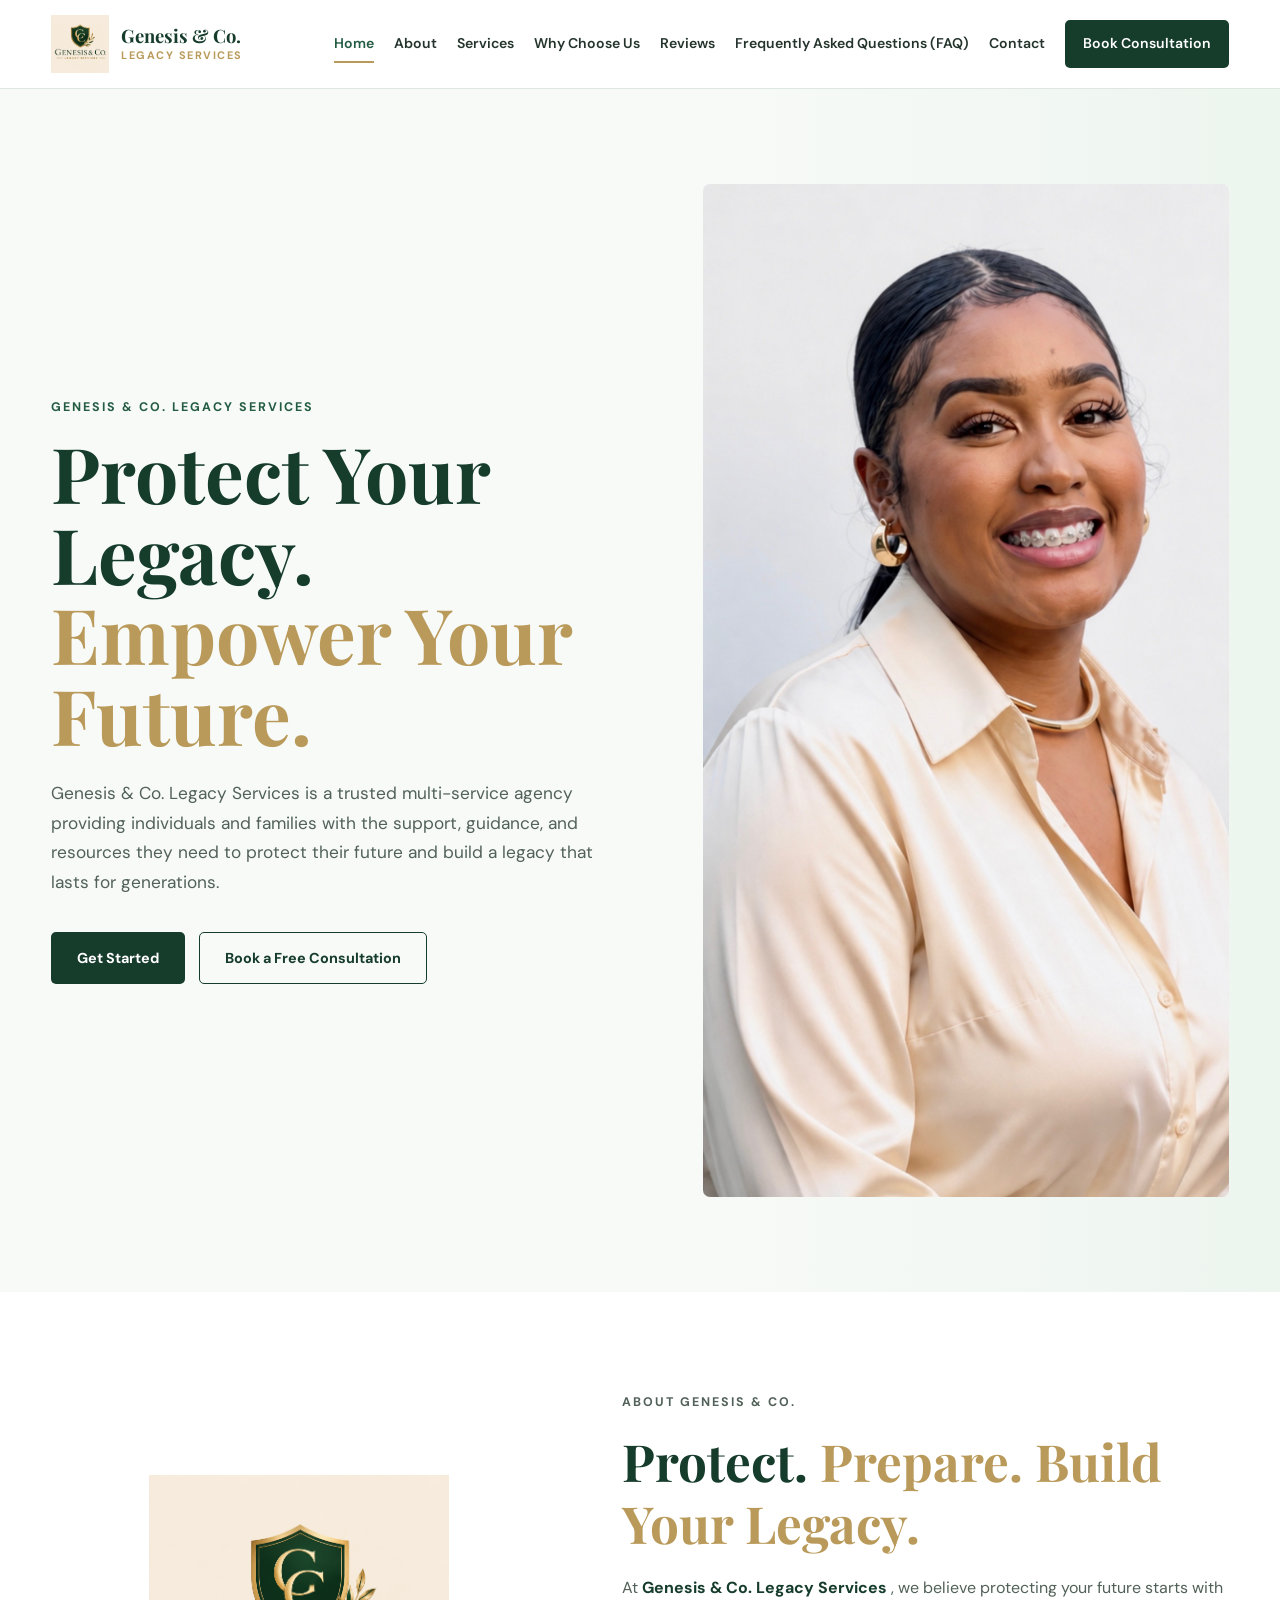
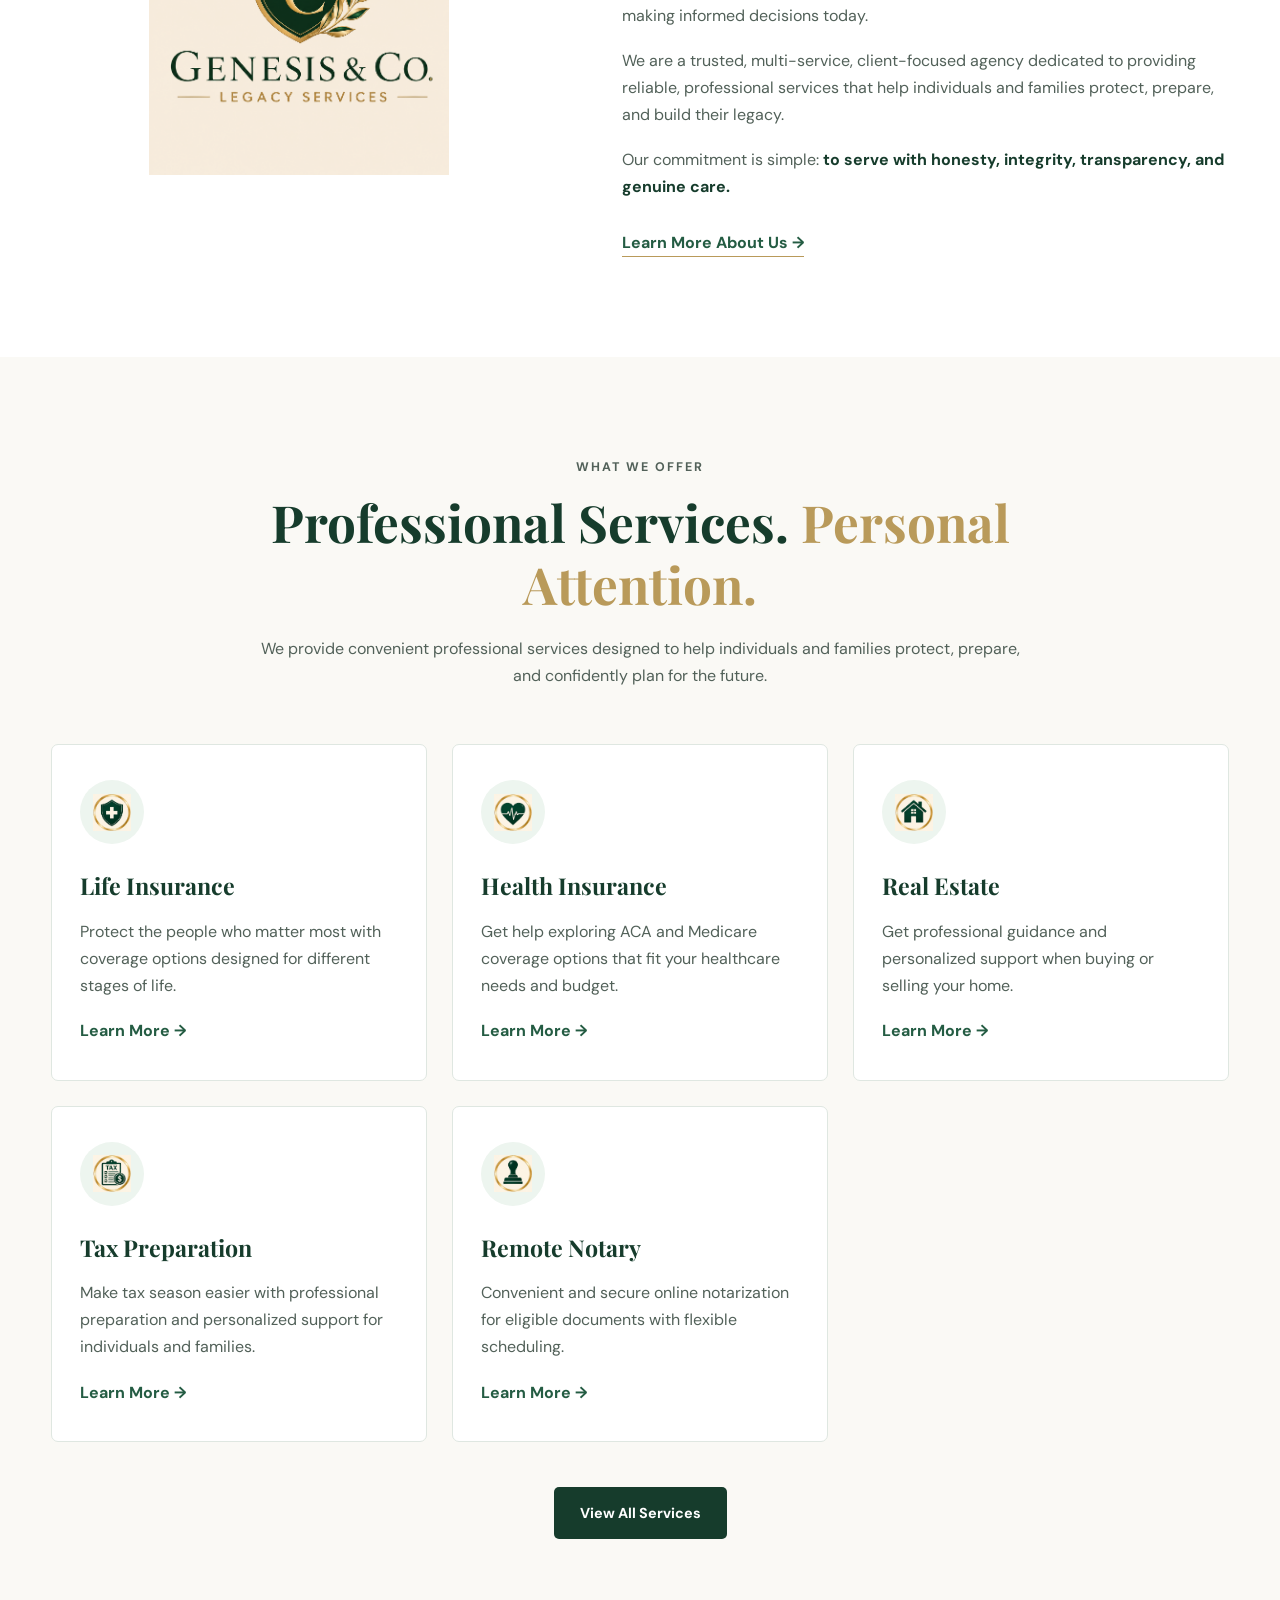
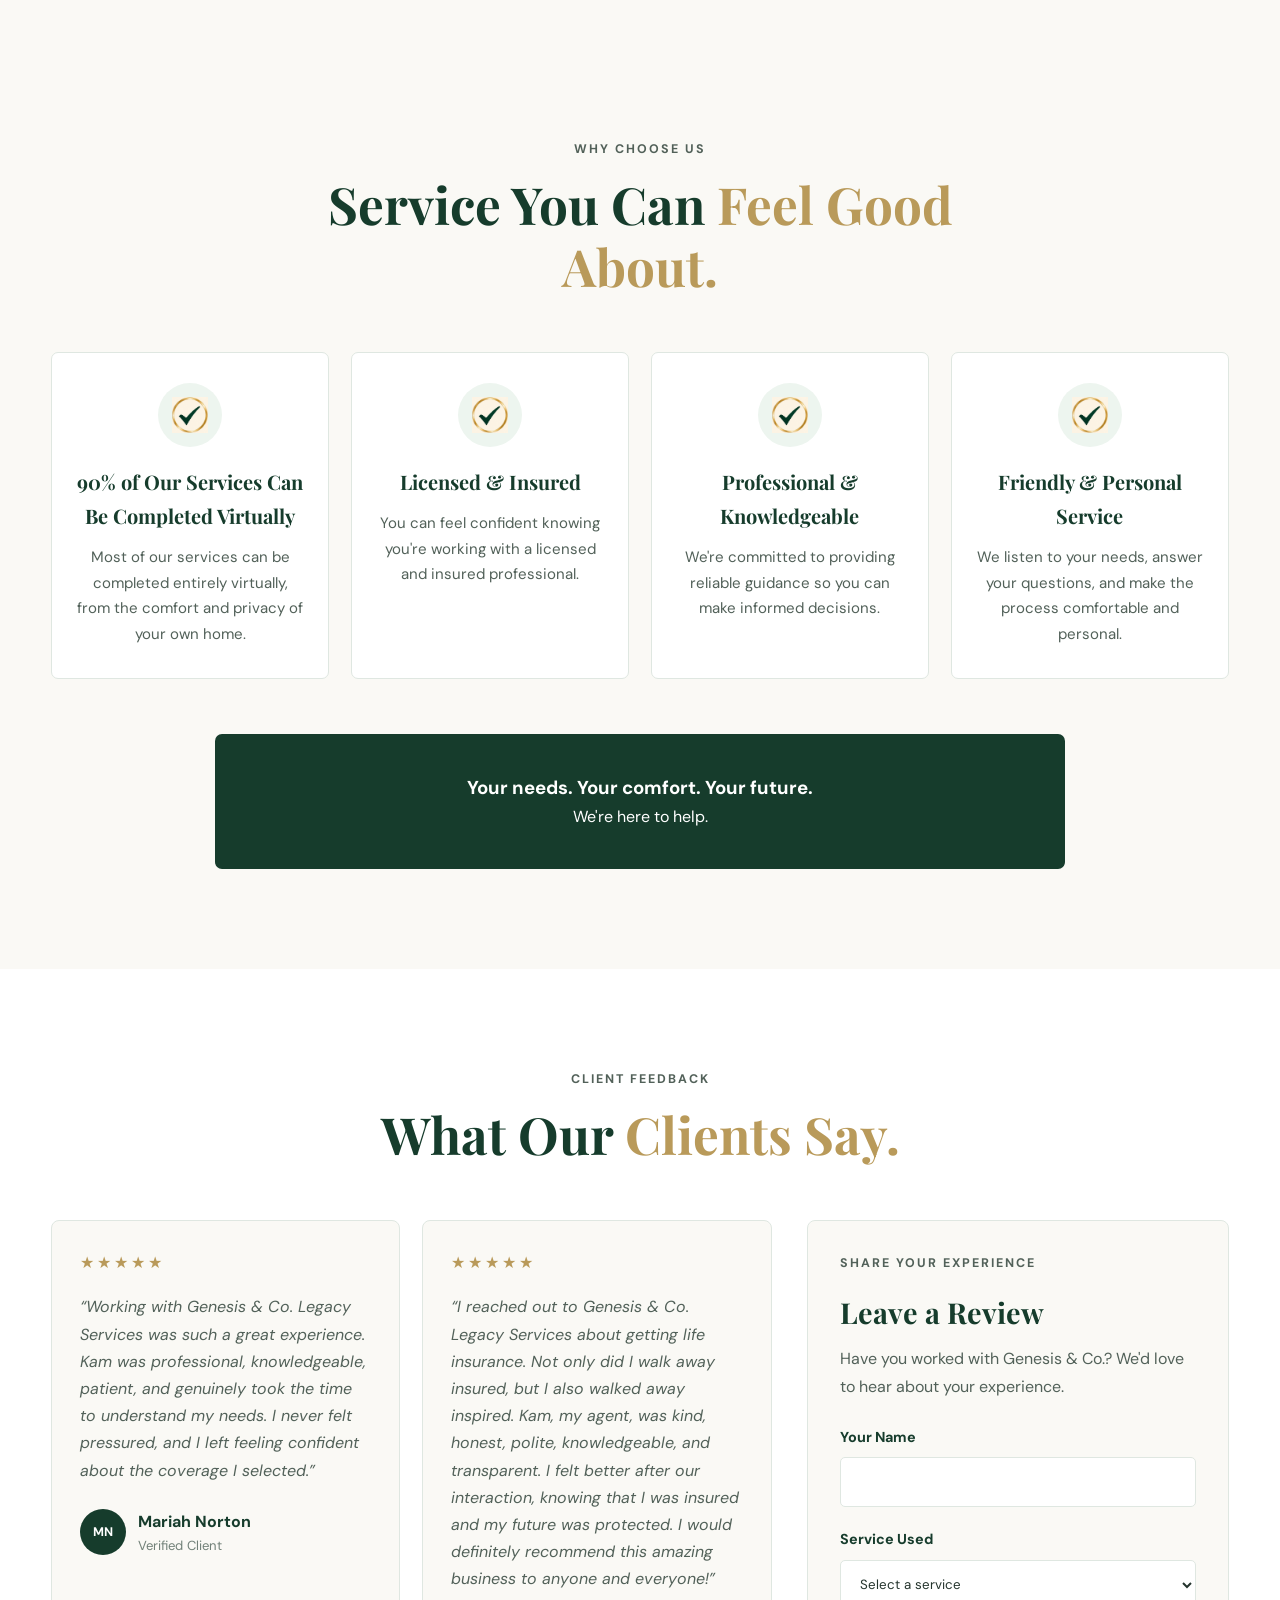
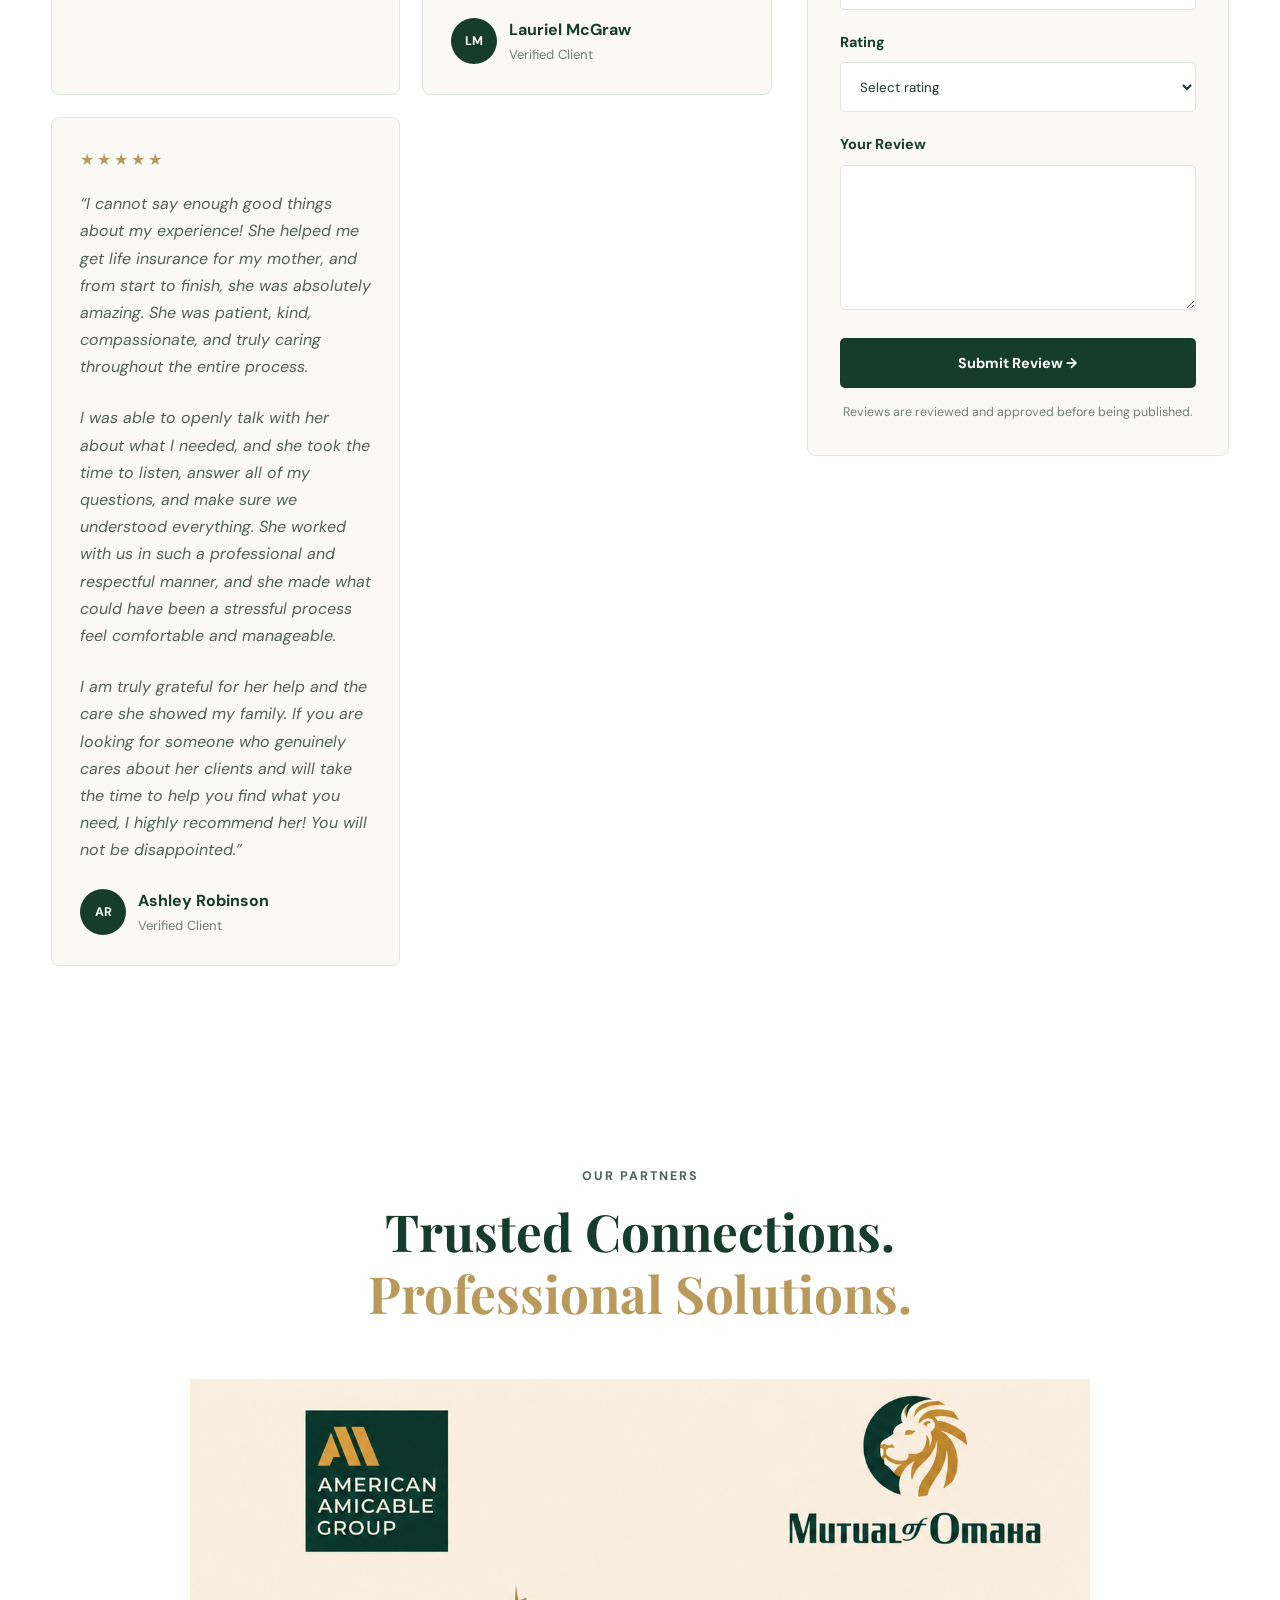
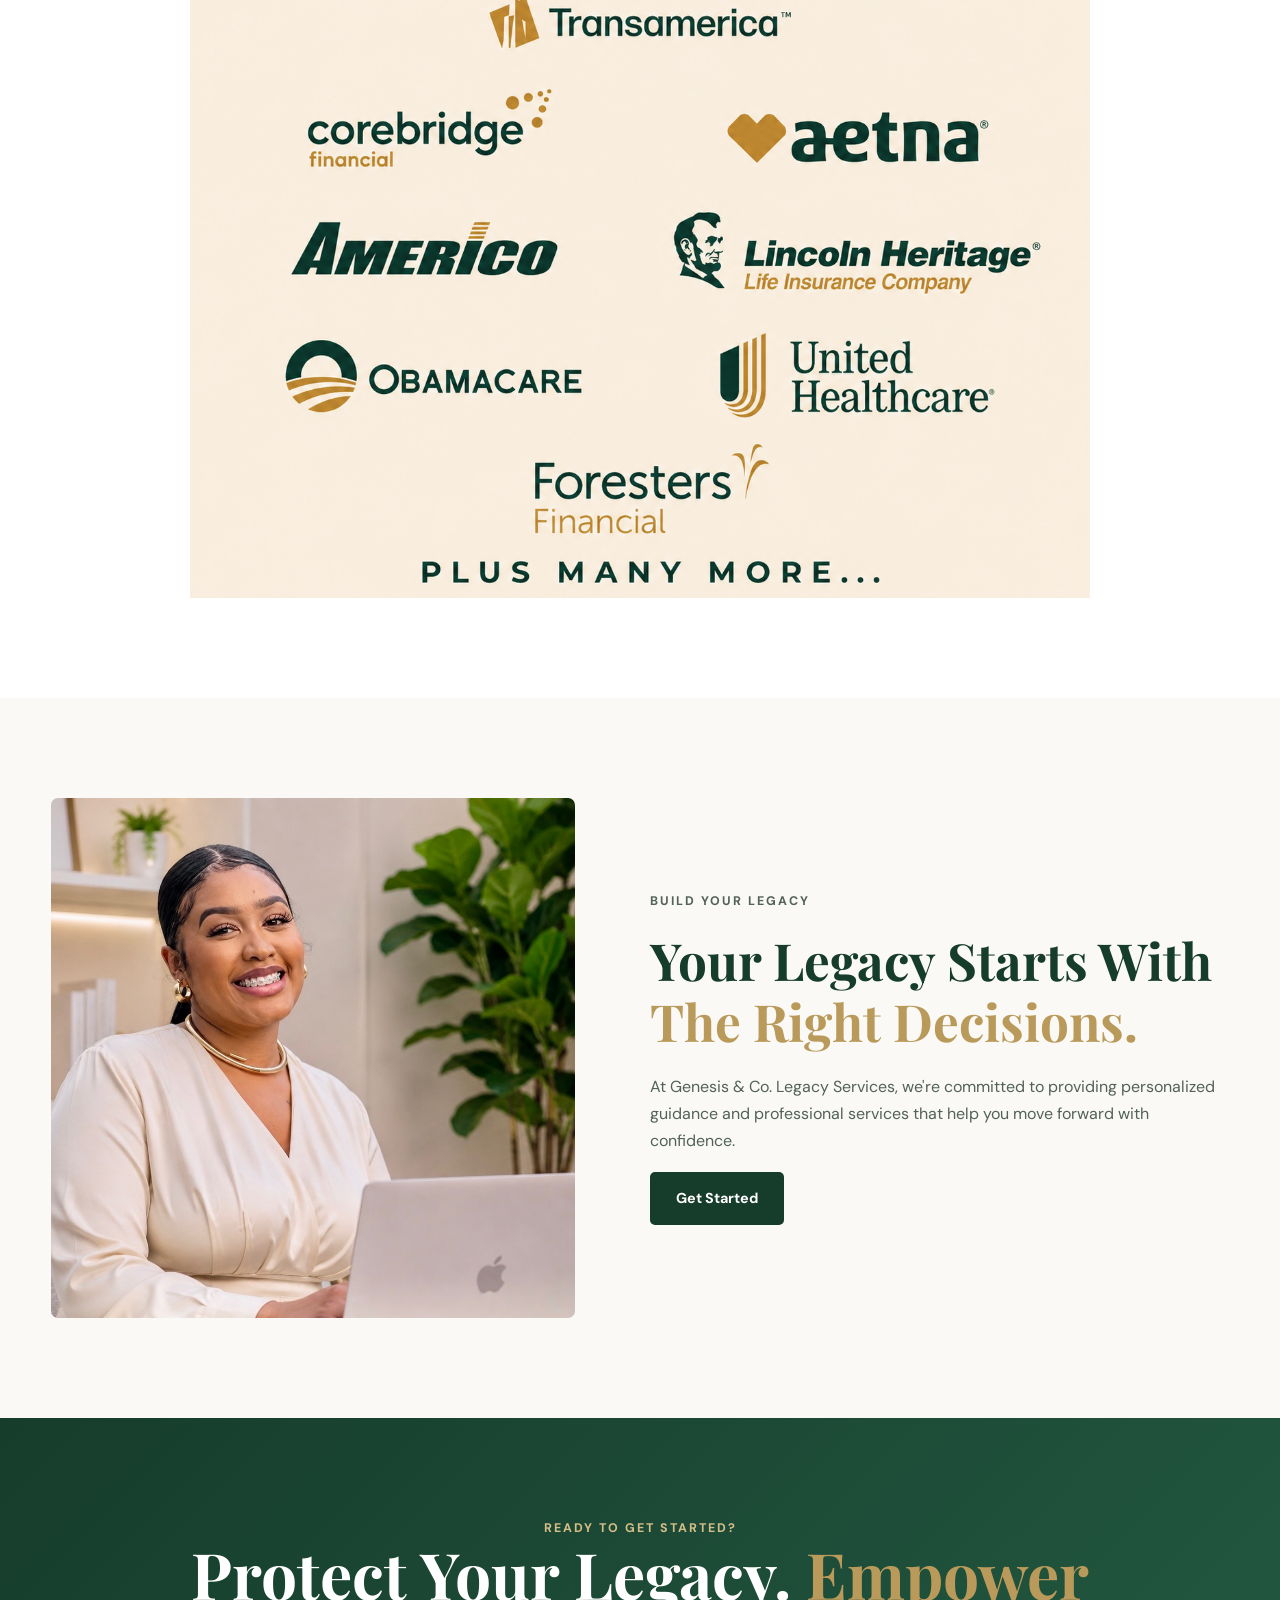
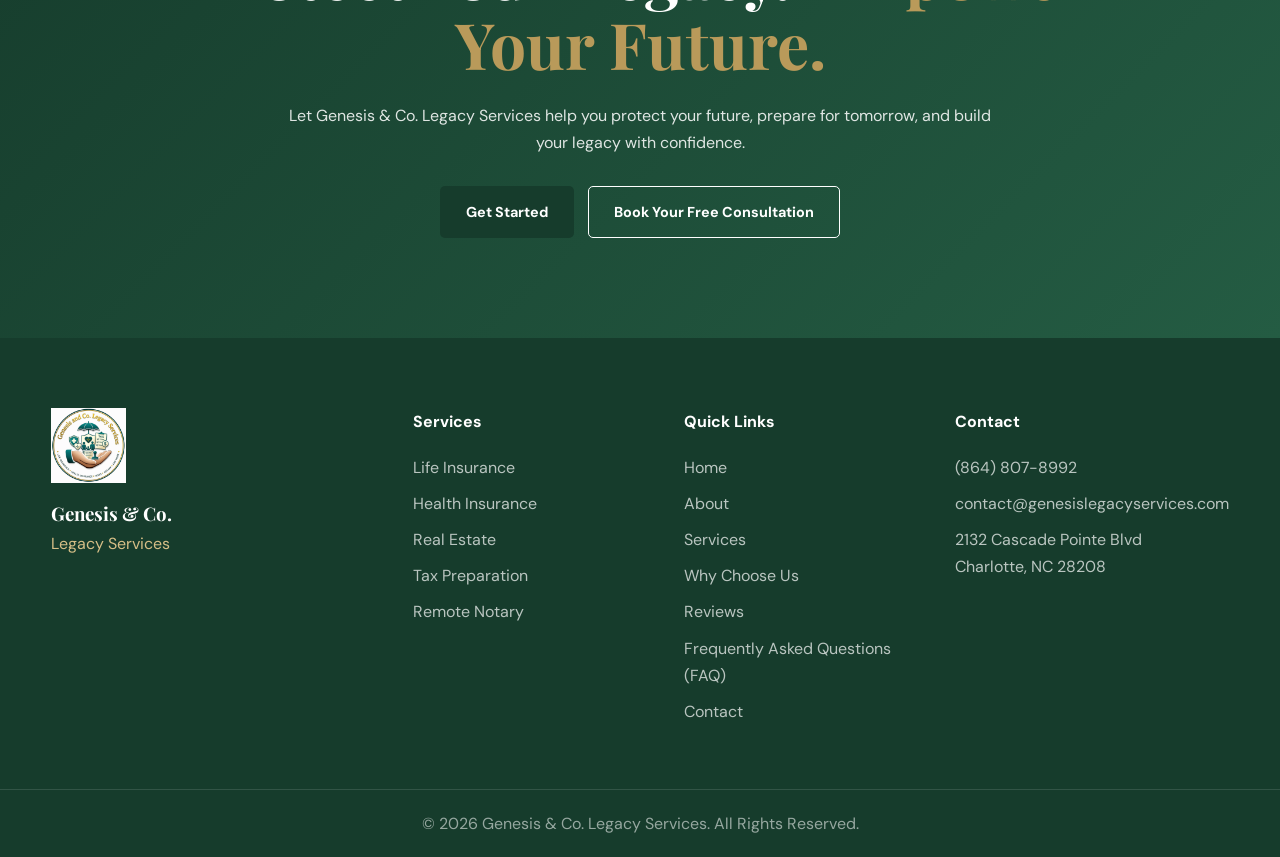
<file: index.html>
<!DOCTYPE html>
<html lang="en">

<head>

    <meta charset="UTF-8">

    <meta
        name="viewport"
        content="width=device-width, initial-scale=1.0"
    >

    <title>
        Genesis & Co. Legacy Services | Protect Your Legacy. Empower Your Future.
    </title>

    <meta
        name="description"
        content="Genesis & Co. Legacy Services provides Health Insurance, Life Insurance, Real Estate, Tax Preparation, and Remote Notary Services."
    >
<!-- =====================================================
     SOCIAL MEDIA / LINK PREVIEW
===================================================== -->

<meta property="og:title"
      content="Genesis & Co. Legacy Services">

<meta property="og:description"
      content="Protect Your Legacy. Empower Your Future. Professional services for individuals and families.">

<meta property="og:image"
      content="https://genesislegacyservices.com/genesis-logo.png">

<meta property="og:image:alt"
      content="Genesis & Co. Legacy Services Logo">

<meta property="og:url"
      content="https://genesislegacyservices.com/">

<meta property="og:type"
      content="website">

<meta name="twitter:card"
      content="summary_large_image">

<meta name="twitter:title"
      content="Genesis & Co. Legacy Services">

<meta name="twitter:description"
      content="Protect Your Legacy. Empower Your Future.">

<meta name="twitter:image"
      content="https://genesislegacyservices.com/genesis-logo.png">
    <link
        rel="preconnect"
        href="https://fonts.googleapis.com"
    >

    <link
        rel="preconnect"
        href="https://fonts.gstatic.com"
        crossorigin
    >

    <link
        href="https://fonts.googleapis.com/css2?family=DM+Sans:wght@400;500;600;700&family=Playfair+Display:wght@500;600;700&display=swap"
        rel="stylesheet"
    >

    <link
        rel="stylesheet"
        href="css/style.css"
    >

</head>


<body>


<!-- =====================================================
     HEADER
===================================================== -->

<header class="site-header">

    <div class="container nav-container">

        <a
            href="index.html"
            class="logo"
        >

            <img
                src="genesis-logo.png"
                alt="Genesis & Co. Legacy Services Logo"
                class="main-logo"
            >

            <div class="brand-name">

                <span>
                    Genesis & Co.
                </span>

                <small>
                    Legacy Services
                </small>

            </div>

        </a>


        <button
            class="menu-toggle"
            id="menuToggle"
            aria-label="Open navigation menu"
            aria-expanded="false"
            type="button"
        >

            <span></span>
            <span></span>
            <span></span>

        </button>


        <nav
            class="main-nav"
            id="mainNav"
        >

            <a
                href="index.html"
                class="active"
            >
                Home
            </a>

            <a href="about.html">
                About
            </a>

            <a href="services.html">
                Services
            </a>

            <a href="#why-us">
                Why Choose Us
            </a>

            <a href="#reviews">
                Reviews
            </a>

            <a
                href="#faq"
                class="faq-trigger"
            >
                Frequently Asked Questions (FAQ)
            </a>

            <a href="contact.html">
                Contact
            </a>

            <a
                href="https://calendly.com/genesislegacyservices/initial-consultation"
                class="nav-button"
                target="_blank"
                rel="noopener noreferrer"
            >
                Book Consultation
            </a>

        </nav>

    </div>

</header>



<main>


<!-- =====================================================
     HERO
===================================================== -->

<section class="hero">

    <div class="container hero-content">


        <div class="hero-text">

            <p class="section-label">
                GENESIS & CO. LEGACY SERVICES
            </p>


            <h1>

                Protect Your Legacy.

                <span>
                    Empower Your Future.
                </span>

            </h1>


            <p class="hero-description">

                Genesis & Co. Legacy Services is a trusted
                multi-service agency providing individuals and
                families with the support, guidance, and resources
                they need to protect their future and build a legacy
                that lasts for generations.

            </p>


            <div class="hero-buttons">

                <a
                    href="contact.html"
                    class="btn btn-primary"
                >
                    Get Started
                </a>

                <a
                    href="https://calendly.com/genesislegacyservices/initial-consultation"
                    class="btn btn-outline"
                    target="_blank"
                    rel="noopener noreferrer"
                >
                    Book a Free Consultation
                </a>

            </div>

        </div>


        <div class="hero-image">

            <img
                src="client-1.jpg"
                alt="Genesis & Co. Legacy Services"
                class="client-photo"
            >

        </div>


    </div>

</section>



<!-- =====================================================
     ABOUT
===================================================== -->

<section class="about section">

    <div class="container about-grid">


        <div class="about-image">

            <img
                src="genesis-logo.png"
                alt="Genesis & Co. Legacy Services"
                class="about-logo-image"
            >

        </div>


        <div class="about-content">

            <p class="section-label">
                ABOUT GENESIS & CO.
            </p>


            <h2>

                Protect.

                <span>
                    Prepare. Build Your Legacy.
                </span>

            </h2>


            <p>

                At
                <strong>
                    Genesis & Co. Legacy Services
                </strong>,
                we believe protecting your future starts with
                making informed decisions today.

            </p>


            <p>

                We are a trusted, multi-service, client-focused
                agency dedicated to providing reliable,
                professional services that help individuals
                and families protect, prepare, and build
                their legacy.

            </p>


            <p>

                Our commitment is simple:

                <strong>
                    to serve with honesty, integrity,
                    transparency, and genuine care.
                </strong>

            </p>


            <a
                href="about.html"
                class="text-link"
            >
                Learn More About Us →
            </a>

        </div>


    </div>

</section>



<!-- =====================================================
     SERVICES — SHORT HOME PAGE PREVIEWS
===================================================== -->

<section class="services section">

    <div class="container">


        <div class="section-heading">

            <p class="section-label">
                WHAT WE OFFER
            </p>


            <h2>

                Professional Services.

                <span>
                    Personal Attention.
                </span>

            </h2>


            <p>

                We provide convenient professional services
                designed to help individuals and families
                protect, prepare, and confidently plan
                for the future.

            </p>

        </div>



        <div class="services-grid">


            <!-- LIFE INSURANCE -->

            <article class="service-card">

                <div class="service-icon">

                    <img
                        src="life-insurance-icon.png"
                        alt=""
                        class="service-icon-image"
                    >

                </div>

                <h3>
                    Life Insurance
                </h3>

                <p>
                    Protect the people who matter most with
                    coverage options designed for different
                    stages of life.
                </p>

                <a href="services.html#life-insurance">
                    Learn More →
                </a>

            </article>



            <!-- HEALTH INSURANCE -->

            <article class="service-card">

                <div class="service-icon">

                    <img
                        src="health-insurance-icon.png"
                        alt=""
                        class="service-icon-image"
                    >

                </div>

                <h3>
                    Health Insurance
                </h3>

                <p>
                    Get help exploring ACA and Medicare coverage
                    options that fit your healthcare needs
                    and budget.
                </p>

                <a href="services.html#health-insurance">
                    Learn More →
                </a>

            </article>



            <!-- REAL ESTATE -->

            <article class="service-card">

                <div class="service-icon">

                    <img
                        src="real-estate-icon.png"
                        alt=""
                        class="service-icon-image"
                    >

                </div>

                <h3>
                    Real Estate
                </h3>

                <p>
                    Get professional guidance and personalized
                    support when buying or selling your home.
                </p>

                <a href="services.html#real-estate">
                    Learn More →
                </a>

            </article>



            <!-- TAX PREPARATION -->

            <article class="service-card">

                <div class="service-icon">

                    <img
                        src="tax-preparation-icon.png"
                        alt=""
                        class="service-icon-image"
                    >

                </div>

                <h3>
                    Tax Preparation
                </h3>

                <p>
                    Make tax season easier with professional
                    preparation and personalized support for
                    individuals and families.
                </p>

                <a href="services.html#tax-preparation">
                    Learn More →
                </a>

            </article>



            <!-- REMOTE NOTARY -->

            <article class="service-card">

                <div class="service-icon">

                    <img
                        src="notary-services-icon.png"
                        alt=""
                        class="service-icon-image"
                    >

                </div>

                <h3>
                    Remote Notary
                </h3>

                <p>
                    Convenient and secure online notarization
                    for eligible documents with flexible
                    scheduling.
                </p>

                <a href="services.html#notary-services">
                    Learn More →
                </a>

            </article>


        </div>


        <div class="section-action">

            <a
                href="services.html"
                class="btn btn-primary"
            >
                View All Services
            </a>

        </div>


    </div>

</section>



<!-- =====================================================
     WHY CHOOSE US
===================================================== -->

<section
    class="why-us section"
    id="why-us"
>

    <div class="container">


        <div class="section-heading">

            <p class="section-label">
                WHY CHOOSE US
            </p>


            <h2>

                Service You Can

                <span>
                    Feel Good About.
                </span>

            </h2>

        </div>



        <div class="why-grid">


            <article class="why-card">

                <div class="why-icon">

                    <img
                        src="check-icon.png"
                        alt=""
                        class="why-icon-image"
                    >

                </div>

                <h3>
                    90% of Our Services Can Be Completed Virtually
                </h3>

                <p>
                    Most of our services can be completed entirely
                    virtually, from the comfort and privacy of
                    your own home.
                </p>

            </article>



            <article class="why-card">

                <div class="why-icon">

                    <img
                        src="check-icon.png"
                        alt=""
                        class="why-icon-image"
                    >

                </div>

                <h3>
                    Licensed & Insured
                </h3>

                <p>
                    You can feel confident knowing you're
                    working with a licensed and insured professional.
                </p>

            </article>



            <article class="why-card">

                <div class="why-icon">

                    <img
                        src="check-icon.png"
                        alt=""
                        class="why-icon-image"
                    >

                </div>

                <h3>
                    Professional & Knowledgeable
                </h3>

                <p>
                    We're committed to providing reliable guidance
                    so you can make informed decisions.
                </p>

            </article>



            <article class="why-card">

                <div class="why-icon">

                    <img
                        src="check-icon.png"
                        alt=""
                        class="why-icon-image"
                    >

                </div>

                <h3>
                    Friendly & Personal Service
                </h3>

                <p>
                    We listen to your needs, answer your questions,
                    and make the process comfortable and personal.
                </p>

            </article>


        </div>


        <div class="why-statement">

            <h3>
                Your needs. Your comfort. Your future.
            </h3>

            <p>
                We're here to help.
            </p>

        </div>


    </div>

</section>



<!-- =====================================================
     REVIEWS
===================================================== -->

<section
    class="reviews section"
    id="reviews"
>

    <div class="container">


        <div class="section-heading">

            <p class="section-label">
                CLIENT FEEDBACK
            </p>


            <h2>

                What Our

                <span>
                    Clients Say.
                </span>

            </h2>

        </div>



        <div class="reviews-layout">


            <div class="public-reviews">


                <div class="public-reviews-grid">


                    <!-- VERIFIED REVIEW 1 -->

                    <article class="review-card">

                        <div class="review-stars">
                            ★★★★★
                        </div>

                        <p class="review-text">
                            “Working with Genesis & Co. Legacy Services
                            was such a great experience. Kam was
                            professional, knowledgeable, patient, and
                            genuinely took the time to understand my needs.
                            I never felt pressured, and I left feeling
                            confident about the coverage I selected.”
                        </p>

                        <div class="review-author">

                            <div class="review-author-icon">
                                MN
                            </div>

                            <div>

                                <strong>
                                    Mariah Norton
                                </strong>

                                <span>
                                    Verified Client
                                </span>

                            </div>

                        </div>

                    </article>



                    <!-- VERIFIED REVIEW 2 -->

                    <article class="review-card">

                        <div class="review-stars">
                            ★★★★★
                        </div>

                        <p class="review-text">
                            “I reached out to Genesis & Co. Legacy Services
                            about getting life insurance. Not only did I walk
                            away insured, but I also walked away inspired.
                            Kam, my agent, was kind, honest, polite,
                            knowledgeable, and transparent. I felt better
                            after our interaction, knowing that I was insured
                            and my future was protected. I would definitely
                            recommend this amazing business to anyone
                            and everyone!”
                        </p>

                        <div class="review-author">

                            <div class="review-author-icon">
                                LM
                            </div>

                            <div>

                                <strong>
                                    Lauriel McGraw
                                </strong>

                                <span>
                                    Verified Client
                                </span>

                            </div>

                        </div>

                    </article>



                    <!-- VERIFIED REVIEW 3 -->

                    <article class="review-card">

                        <div class="review-stars">
                            ★★★★★
                        </div>

                        <p class="review-text">
                            “I cannot say enough good things about my
                            experience! She helped me get life insurance
                            for my mother, and from start to finish, she
                            was absolutely amazing. She was patient, kind,
                            compassionate, and truly caring throughout
                            the entire process.
                        </p>

                        <p class="review-text">
                            I was able to openly talk with her about what
                            I needed, and she took the time to listen,
                            answer all of my questions, and make sure we
                            understood everything. She worked with us in
                            such a professional and respectful manner, and
                            she made what could have been a stressful process
                            feel comfortable and manageable.
                        </p>

                        <p class="review-text">
                            I am truly grateful for her help and the care
                            she showed my family. If you are looking for
                            someone who genuinely cares about her clients
                            and will take the time to help you find what
                            you need, I highly recommend her! You will not
                            be disappointed.”
                        </p>

                        <div class="review-author">

                            <div class="review-author-icon">
                                AR
                            </div>

                            <div>

                                <strong>
                                    Ashley Robinson
                                </strong>

                                <span>
                                    Verified Client
                                </span>

                            </div>

                        </div>

                    </article>


                </div>

            </div>



            <!-- REVIEW FORM -->

            <div class="review-form-card">


                <div class="review-form-header">

                    <p class="section-label">
                        SHARE YOUR EXPERIENCE
                    </p>

                    <h3>
                        Leave a Review
                    </h3>

                    <p>
                        Have you worked with Genesis & Co.?
                        We'd love to hear about your experience.
                    </p>

                </div>


                <form
                    id="reviewForm"
                    action="https://formspree.io/f/mdendknw"
                    method="POST"
                >


                    <div class="form-group">

                        <label for="reviewName">
                            Your Name
                        </label>

                        <input
                            type="text"
                            id="reviewName"
                            name="name"
                            required
                        >

                    </div>


                    <div class="form-group">

                        <label for="reviewService">
                            Service Used
                        </label>

                        <select
                            id="reviewService"
                            name="service"
                            required
                        >

                            <option value="">
                                Select a service
                            </option>

                            <option value="Health Insurance">
                                Health Insurance
                            </option>

                            <option value="Life Insurance">
                                Life Insurance
                            </option>

                            <option value="Real Estate">
                                Real Estate
                            </option>

                            <option value="Tax Preparation">
                                Tax Preparation
                            </option>

                            <option value="Remote Notary">
                                Remote Notary
                            </option>

                        </select>

                    </div>


                    <div class="form-group">

                        <label for="reviewRating">
                            Rating
                        </label>

                        <select
                            id="reviewRating"
                            name="rating"
                            required
                        >

                            <option value="">
                                Select rating
                            </option>

                            <option value="5">
                                ★★★★★ — Excellent
                            </option>

                            <option value="4">
                                ★★★★☆ — Great
                            </option>

                            <option value="3">
                                ★★★☆☆ — Good
                            </option>

                            <option value="2">
                                ★★☆☆☆ — Fair
                            </option>

                            <option value="1">
                                ★☆☆☆☆ — Poor
                            </option>

                        </select>

                    </div>


                    <div class="form-group">

                        <label for="reviewMessage">
                            Your Review
                        </label>

                        <textarea
                            id="reviewMessage"
                            name="review"
                            rows="6"
                            required
                        ></textarea>

                    </div>


                    <input
                        type="hidden"
                        name="_subject"
                        value="New Genesis & Co. Client Review"
                    >


                    <button
                        type="submit"
                        class="btn btn-primary review-submit"
                    >
                        Submit Review →
                    </button>


                    <p class="form-note">
                        Reviews are reviewed and approved
                        before being published.
                    </p>


                </form>


            </div>


        </div>


    </div>

</section>



<!-- =====================================================
     PARTNERS
===================================================== -->

<section class="partners section">

    <div class="container">


        <div class="section-heading">

            <p class="section-label">
                OUR PARTNERS
            </p>

            <h2>

                Trusted Connections.

                <span>
                    Professional Solutions.
                </span>

            </h2>

        </div>


        <div class="partners-image">

            <img
                src="partners-logo.png"
                alt="Genesis & Co. Legacy Services Partners"
            >

        </div>


    </div>

</section>



<!-- =====================================================
     BUILD YOUR LEGACY
===================================================== -->

<section class="legacy-section section">

    <div class="container legacy-grid">


        <div class="legacy-image">

            <img
                src="client-2.jpg"
                alt="Genesis & Co. Legacy Services"
                class="client-photo"
            >

        </div>


        <div class="legacy-content">

            <p class="section-label">
                BUILD YOUR LEGACY
            </p>


            <h2>

                Your Legacy Starts With

                <span>
                    The Right Decisions.
                </span>

            </h2>


            <p>
                At Genesis & Co. Legacy Services, we're committed
                to providing personalized guidance and professional
                services that help you move forward with confidence.
            </p>


            <a
                href="contact.html"
                class="btn btn-primary"
            >
                Get Started
            </a>


        </div>


    </div>

</section>



<!-- =====================================================
     FINAL CTA
===================================================== -->

<section class="page-hero">

    <div class="container">


        <p class="section-label">
            READY TO GET STARTED?
        </p>


        <h2>

            Protect Your Legacy.

            <span>
                Empower Your Future.
            </span>

        </h2>


        <p>
            Let Genesis & Co. Legacy Services help you
            protect your future, prepare for tomorrow,
            and build your legacy with confidence.
        </p>


        <div class="cta-buttons">


            <a
                href="contact.html"
                class="btn btn-primary"
            >
                Get Started
            </a>


            <a
                href="https://calendly.com/genesislegacyservices/initial-consultation"
                class="btn btn-outline btn-light-outline"
                target="_blank"
                rel="noopener noreferrer"
            >
                Book Your Free Consultation
            </a>


        </div>


    </div>

</section>


</main>



<!-- =====================================================
     FOOTER
===================================================== -->

<footer class="site-footer">

    <div class="container footer-grid">


        <div class="footer-brand">

            <img
                src="genesis-logo-footer.png"
                alt="Genesis & Co. Legacy Services"
                class="footer-main-logo"
            >

            <h3>
                Genesis & Co.
            </h3>

            <p>
                Legacy Services
            </p>

        </div>



        <!-- SERVICES -->

        <div class="footer-column">

            <h4>
                Services
            </h4>

            <a href="services.html#life-insurance">
                Life Insurance
            </a>

            <a href="services.html#health-insurance">
                Health Insurance
            </a>

            <a href="services.html#real-estate">
                Real Estate
            </a>

            <a href="services.html#tax-preparation">
                Tax Preparation
            </a>

            <a href="services.html#notary-services">
                Remote Notary
            </a>

        </div>



        <!-- QUICK LINKS -->

        <div class="footer-column">

            <h4>
                Quick Links
            </h4>

            <a href="index.html">
                Home
            </a>

            <a href="about.html">
                About
            </a>

            <a href="services.html">
                Services
            </a>

            <a href="#why-us">
                Why Choose Us
            </a>

            <a href="#reviews">
                Reviews
            </a>

            <a
                href="#faq"
                class="faq-trigger"
            >
                Frequently Asked Questions (FAQ)
            </a>

            <a href="contact.html">
                Contact
            </a>

        </div>



        <!-- CONTACT -->

        <div class="footer-column">

            <h4>
                Contact
            </h4>

            <a href="tel:8648078992">
                (864) 807-8992
            </a>

            <a href="mailto:contact@genesislegacyservices.com">
    contact@genesislegacyservices.com
</a>

            <a
                href="https://www.google.com/maps/search/?api=1&query=2132+Cascade+Pointe+Blvd+Charlotte+NC+28208"
                target="_blank"
                rel="noopener noreferrer"
            >
                2132 Cascade Pointe Blvd<br>
                Charlotte, NC 28208
            </a>

        </div>


    </div>



    <div class="footer-bottom">

        <div class="container">

            <p>
                ©
                <span id="currentYear">
                    2026
                </span>
                Genesis & Co. Legacy Services.
                All Rights Reserved.
            </p>

        </div>

    </div>

</footer>



<!-- =====================================================
     FAQ CHAT
===================================================== -->

<div
    class="faq-modal"
    id="faqModal"
    aria-hidden="true"
>

    <div
        class="faq-overlay"
        data-faq-close
    ></div>


    <div
        class="faq-chat"
        role="dialog"
        aria-modal="true"
        aria-labelledby="faqTitle"
    >


        <!-- HEADER -->

        <div class="faq-chat-header">

            <div class="faq-header-info">

                <span class="faq-online-dot"></span>

                <div>

                    <strong id="faqTitle">
                        Genesis & Co. Assistant
                    </strong>

                    <small>
                        Frequently Asked Questions
                    </small>

                </div>

            </div>


            <button
                class="faq-close"
                id="faqClose"
                type="button"
                aria-label="Close FAQ"
            >
                ×
            </button>

        </div>



        <!-- CHAT BODY -->

        <div
            class="faq-chat-body"
            id="faqChatBody"
        >


            <div class="faq-message">

                <div class="faq-avatar">
                    G
                </div>

                <div class="faq-bubble">

                    <p>
                        Hi! Welcome to Genesis & Co. Legacy Services.
                        What can we help you with today?
                    </p>

                    <small>
                        Choose a category below.
                    </small>

                </div>

            </div>



            <div
                class="faq-conversation"
                id="faqConversation"
            ></div>



            <!-- FAQ CATEGORIES -->

            <div
                class="faq-category-list"
                id="faqCategoryList"
            >

                <button
                    type="button"
                    class="faq-category"
                    data-category="life"
                >
                    Life Insurance
                </button>

                <button
                    type="button"
                    class="faq-category"
                    data-category="health"
                >
                    Health Insurance
                </button>

                <button
                    type="button"
                    class="faq-category"
                    data-category="medicare"
                >
                    Medicare
                </button>

                <button
                    type="button"
                    class="faq-category"
                    data-category="aca"
                >
                    ACA / Marketplace
                </button>

                <button
                    type="button"
                    class="faq-category"
                    data-category="realestate"
                >
                    Real Estate
                </button>

                <button
                    type="button"
                    class="faq-category"
                    data-category="tax"
                >
                    Tax Preparation
                </button>

                <button
                    type="button"
                    class="faq-category"
                    data-category="notary"
                >
                    Notary Services
                </button>

                <button
                    type="button"
                    class="faq-category"
                    data-category="general"
                >
                    General Questions
                </button>

            </div>



            <div
                class="faq-question-list"
                id="faqQuestionList"
            ></div>


        </div>



        <!-- FAQ FOOTER -->

        <div class="faq-chat-footer">

            <a
                href="contact.html"
                class="faq-footer-link"
            >
                Get Started
            </a>

            <a
                href="https://calendly.com/genesislegacyservices/initial-consultation"
                target="_blank"
                rel="noopener noreferrer"
                class="faq-footer-book"
            >
                Book Free Consultation
            </a>

        </div>


    </div>

</div>



<!-- JAVASCRIPT -->

<script src="js/script.js"></script>


</body>

</html>
</file>
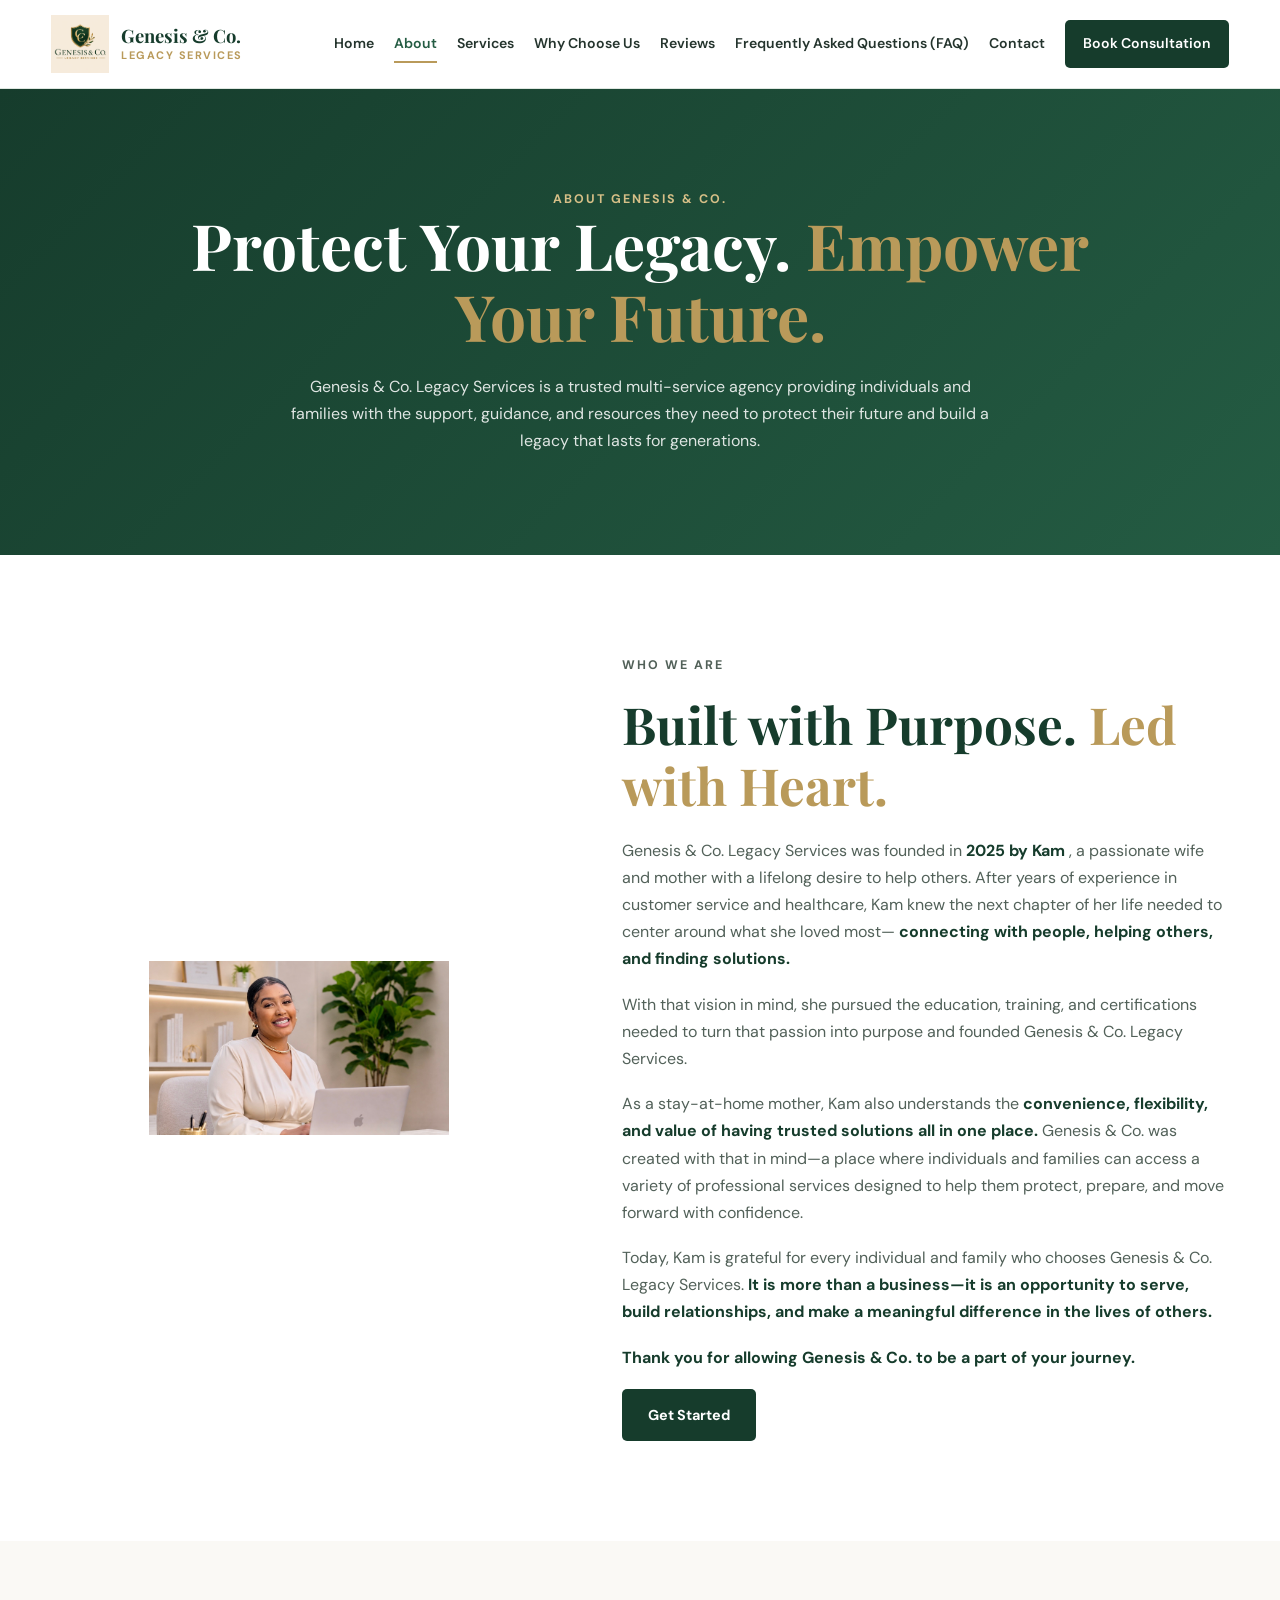
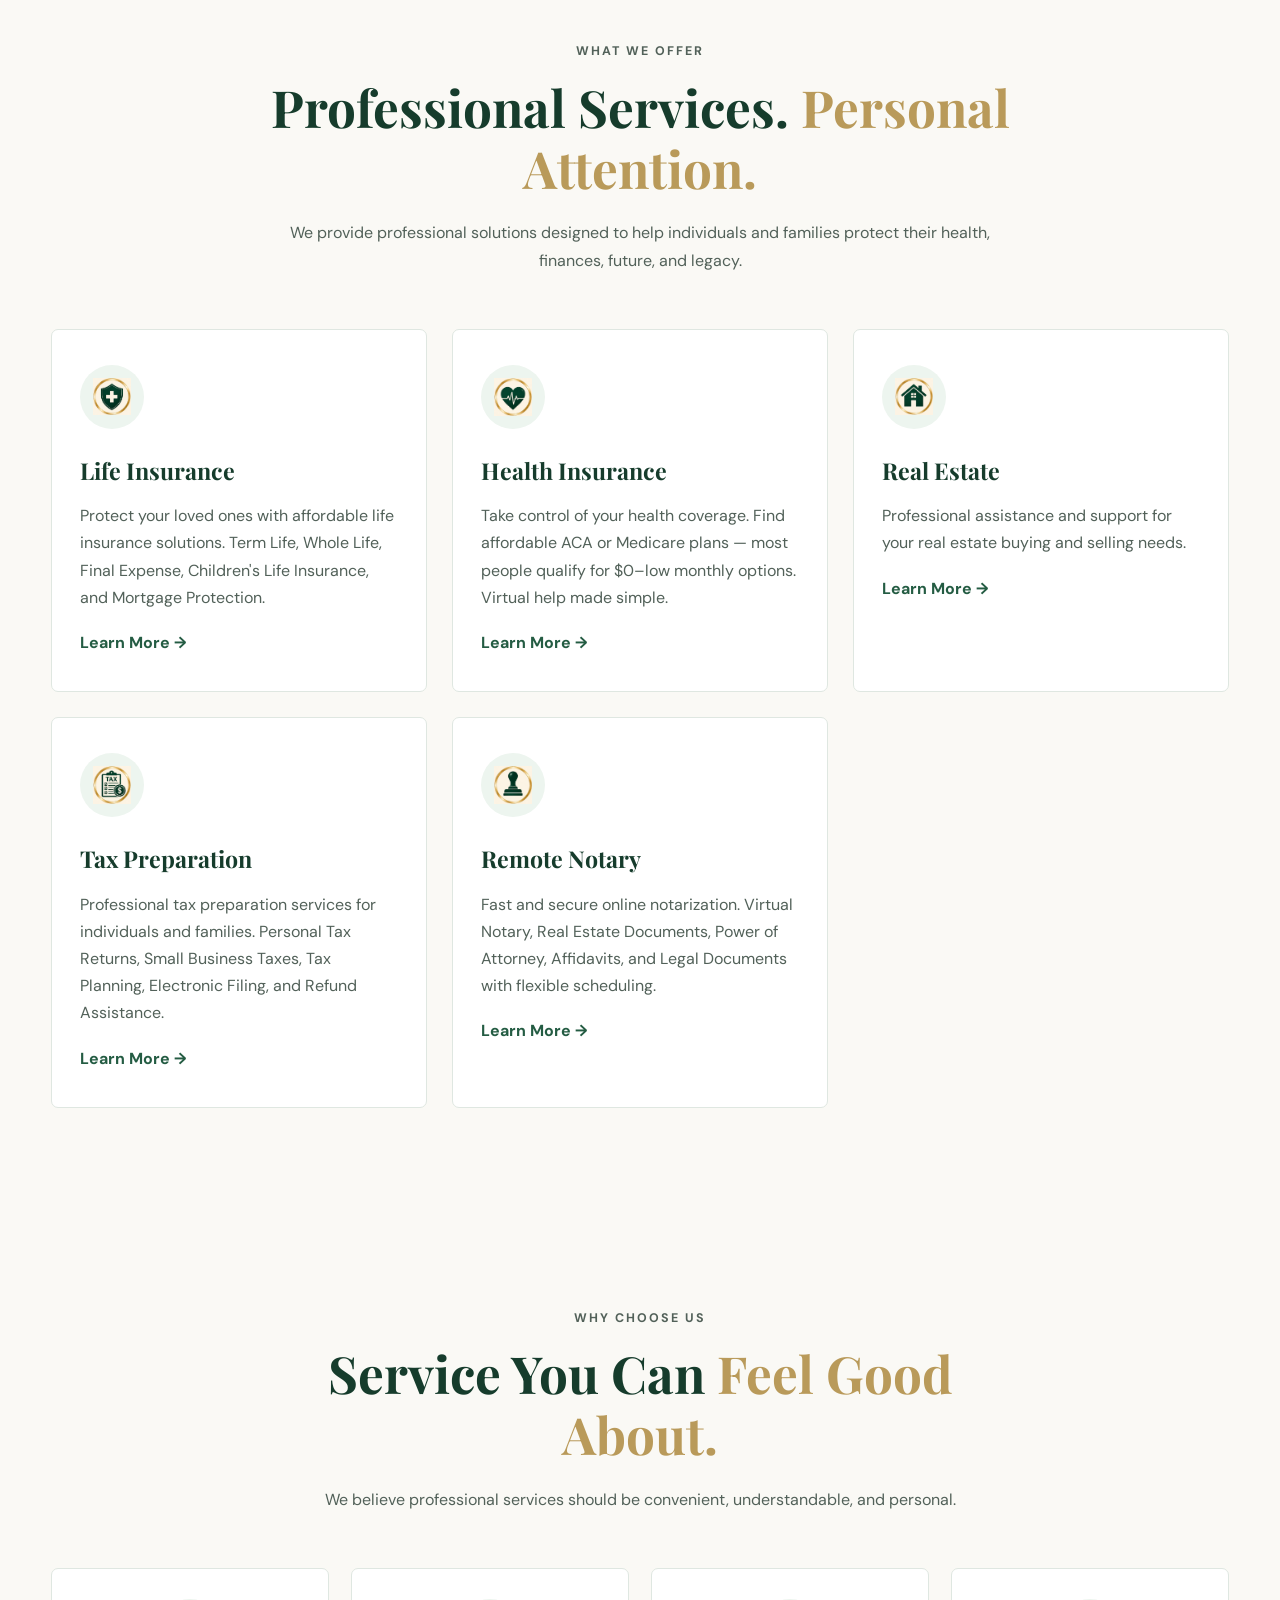
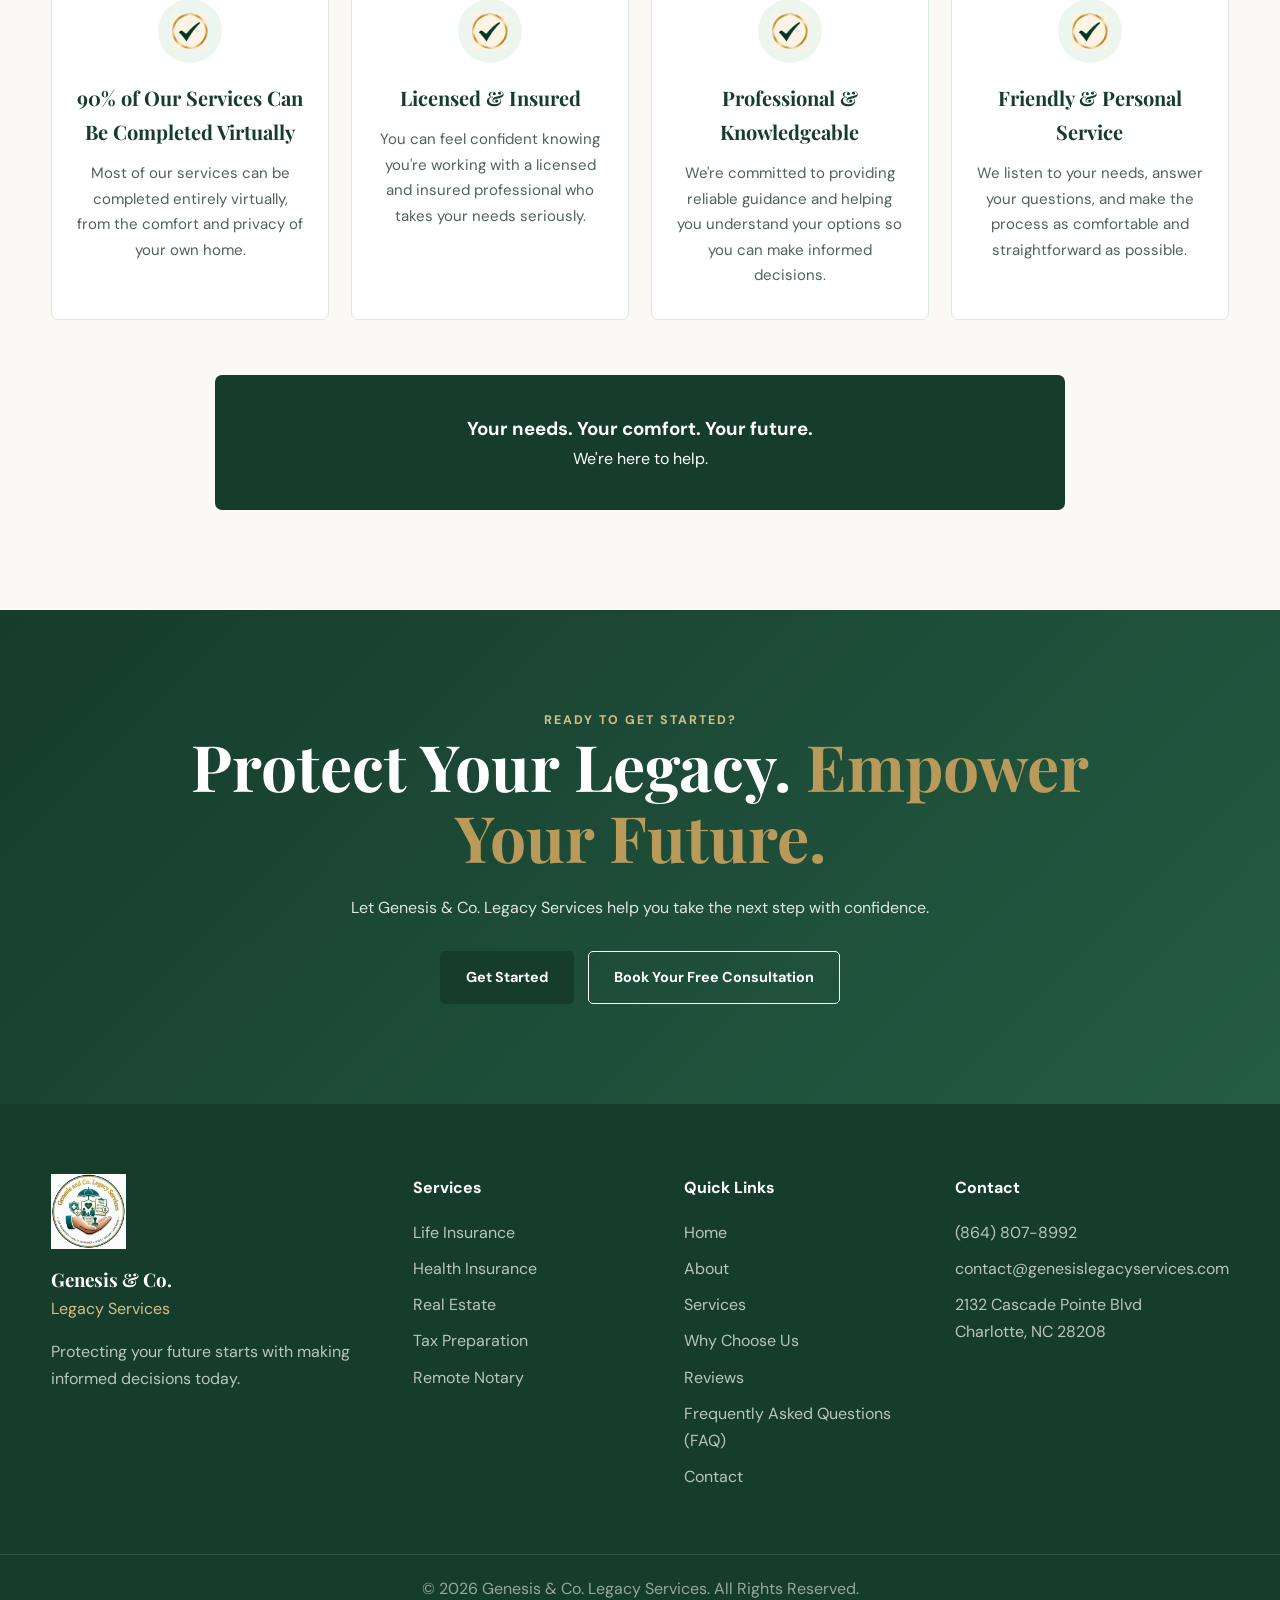
<file: about.html>
<!DOCTYPE html>
<html lang="en">

<head>

    <meta charset="UTF-8">

    <meta
        name="viewport"
        content="width=device-width, initial-scale=1.0"
    >

    <title>
        About | Genesis & Co. Legacy Services
    </title>

    <meta
        name="description"
        content="Learn about Genesis & Co. Legacy Services, a trusted multi-service agency helping individuals and families protect, prepare, and build their legacy."
    >

    <!-- GOOGLE FONTS -->

    <link
        rel="preconnect"
        href="https://fonts.googleapis.com"
    >

    <link
        rel="preconnect"
        href="https://fonts.gstatic.com"
        crossorigin
    >

    <link
        href="https://fonts.googleapis.com/css2?family=DM+Sans:wght@400;500;600;700&family=Playfair+Display:wght@500;600;700&display=swap"
        rel="stylesheet"
    >

    <!-- MAIN CSS -->

    <link
        rel="stylesheet"
        href="css/style.css"
    >

</head>


<body>


<!-- =====================================================
     HEADER
===================================================== -->

<header class="site-header">

    <div class="container nav-container">


        <!-- LOGO -->

        <a
            href="index.html"
            class="logo"
            aria-label="Genesis & Co. Legacy Services Home"
        >

            <img
                src="genesis-logo.png"
                alt="Genesis & Co. Legacy Services Logo"
                class="main-logo"
            >

            <div class="brand-name">

                <span>
                    Genesis & Co.
                </span>

                <small>
                    Legacy Services
                </small>

            </div>

        </a>


        <!-- MOBILE MENU -->

        <button
            class="menu-toggle"
            id="menuToggle"
            aria-label="Open navigation menu"
            aria-expanded="false"
            type="button"
        >

            <span></span>
            <span></span>
            <span></span>

        </button>


        <!-- NAVIGATION -->

        <nav
            class="main-nav"
            id="mainNav"
            aria-label="Main navigation"
        >

            <a href="index.html">
                Home
            </a>

            <a
                href="about.html"
                class="active"
            >
                About
            </a>

            <a href="services.html">
                Services
            </a>

            <a href="index.html#why-us">
                Why Choose Us
            </a>

            <a href="index.html#reviews">
                Reviews
            </a>

            <a
                href="index.html#faq"
                class="faq-trigger"
            >
                Frequently Asked Questions (FAQ)
            </a>

            <a href="contact.html">
                Contact
            </a>

            <a
                href="https://calendly.com/genesislegacyservices/initial-consultation"
                class="nav-button"
                target="_blank"
                rel="noopener noreferrer"
            >
                Book Consultation
            </a>

        </nav>

    </div>

</header>



<main>


<!-- =====================================================
     PAGE HERO
===================================================== -->

<section class="page-hero">

    <div class="container">

        <p class="section-label">
            ABOUT GENESIS & CO.
        </p>

        <h1>

            Protect Your Legacy.

            <span>
                Empower Your Future.
            </span>

        </h1>

        <p>

            Genesis & Co. Legacy Services is a trusted
            multi-service agency providing individuals and
            families with the support, guidance, and resources
            they need to protect their future and build a legacy
            that lasts for generations.

        </p>

    </div>

</section>



<!-- =====================================================
     WHO WE ARE
===================================================== -->

<section class="about section">

    <div class="container about-grid">


        <!-- IMAGE -->

        <div class="about-image">

            <img
                src="client-2.jpg"
                alt="Genesis & Co. Legacy Services"
                class="about-logo-image"
            >

        </div>


        <!-- CONTENT -->

        <div class="about-content">

            <p class="section-label">
                WHO WE ARE
            </p>


            <h2>

                Built with Purpose.

                <span>
                    Led with Heart.
                </span>

            </h2>


            <p>

                Genesis & Co. Legacy Services was founded in

                <strong>
                    2025 by Kam
                </strong>,

                a passionate wife and mother with a lifelong
                desire to help others.

                After years of experience in customer service
                and healthcare, Kam knew the next chapter of
                her life needed to center around what she
                loved most—

                <strong>
                    connecting with people, helping others,
                    and finding solutions.
                </strong>

            </p>


            <p>

                With that vision in mind, she pursued the
                education, training, and certifications needed
                to turn that passion into purpose and founded
                Genesis & Co. Legacy Services.

            </p>


            <p>

                As a stay-at-home mother, Kam also understands
                the

                <strong>
                    convenience, flexibility, and value of having
                    trusted solutions all in one place.
                </strong>

                Genesis & Co. was created with that in mind—a
                place where individuals and families can access
                a variety of professional services designed to
                help them protect, prepare, and move forward
                with confidence.

            </p>


            <p>

                Today, Kam is grateful for every individual
                and family who chooses Genesis & Co. Legacy Services.

                <strong>
                    It is more than a business—it is an opportunity
                    to serve, build relationships, and make a
                    meaningful difference in the lives of others.
                </strong>

            </p>


            <p>

                <strong>
                    Thank you for allowing Genesis & Co. to be
                    a part of your journey.
                </strong>

            </p>


            <a
                href="contact.html"
                class="btn btn-primary"
            >
                Get Started
            </a>

        </div>

    </div>

</section>



<!-- =====================================================
     SERVICES
===================================================== -->

<section class="services section">

    <div class="container">


        <div class="section-heading">

            <p class="section-label">
                WHAT WE OFFER
            </p>


            <h2>

                Professional Services.

                <span>
                    Personal Attention.
                </span>

            </h2>


            <p>

                We provide professional solutions designed to
                help individuals and families protect their
                health, finances, future, and legacy.

            </p>

        </div>



        <div class="services-grid">


            <!-- LIFE INSURANCE -->

            <div class="service-card">

                <div class="service-icon">

                    <img
                        src="life-insurance-icon.png"
                        alt=""
                        class="service-icon-image"
                    >

                </div>

                <h3>
                    Life Insurance
                </h3>

                <p>

                    Protect your loved ones with affordable life
                    insurance solutions. Term Life, Whole Life,
                    Final Expense, Children's Life Insurance,
                    and Mortgage Protection.

                </p>

                <a href="services.html#life-insurance">
                    Learn More →
                </a>

            </div>



            <!-- HEALTH INSURANCE -->

            <div class="service-card">

                <div class="service-icon">

                    <img
                        src="health-insurance-icon.png"
                        alt=""
                        class="service-icon-image"
                    >

                </div>

                <h3>
                    Health Insurance
                </h3>

                <p>

                    Take control of your health coverage.
                    Find affordable ACA or Medicare plans —
                    most people qualify for $0–low monthly options.
                    Virtual help made simple.

                </p>

                <a href="services.html#health-insurance">
                    Learn More →
                </a>

            </div>



            <!-- REAL ESTATE -->

            <div class="service-card">

                <div class="service-icon">

                    <img
                        src="real-estate-icon.png"
                        alt=""
                        class="service-icon-image"
                    >

                </div>

                <h3>
                    Real Estate
                </h3>

                <p>

                    Professional assistance and support for
                    your real estate buying and selling needs.

                </p>

                <a href="services.html#real-estate">
                    Learn More →
                </a>

            </div>



            <!-- TAX PREPARATION -->

            <div class="service-card">

                <div class="service-icon">

                    <img
                        src="tax-preparation-icon.png"
                        alt=""
                        class="service-icon-image"
                    >

                </div>

                <h3>
                    Tax Preparation
                </h3>

                <p>

                    Professional tax preparation services for
                    individuals and families. Personal Tax Returns,
                    Small Business Taxes, Tax Planning,
                    Electronic Filing, and Refund Assistance.

                </p>

                <a href="services.html#tax-preparation">
                    Learn More →
                </a>

            </div>



            <!-- REMOTE NOTARY -->

            <div class="service-card">

                <div class="service-icon">

                    <img
                        src="notary-services-icon.png"
                        alt=""
                        class="service-icon-image"
                    >

                </div>

                <h3>
                    Remote Notary
                </h3>

                <p>

                    Fast and secure online notarization.
                    Virtual Notary, Real Estate Documents,
                    Power of Attorney, Affidavits, and
                    Legal Documents with flexible scheduling.

                </p>

                <a href="services.html#notary-services">
                    Learn More →
                </a>

            </div>


        </div>

    </div>

</section>



<!-- =====================================================
     WHY CHOOSE US
===================================================== -->

<section
    class="why-us section"
    id="why-us"
>

    <div class="container">


        <div class="section-heading">

            <p class="section-label">
                WHY CHOOSE US
            </p>

            <h2>

                Service You Can

                <span>
                    Feel Good About.
                </span>

            </h2>

            <p>

                We believe professional services should be
                convenient, understandable, and personal.

            </p>

        </div>



        <div class="why-grid">


            <!-- VIRTUAL SERVICES -->

            <div class="why-card">

                <div class="why-icon">

                    <img
                        src="check-icon.png"
                        alt=""
                        class="why-icon-image"
                    >

                </div>

                <h3>
                    90% of Our Services Can Be Completed Virtually
                </h3>

                <p>

                    Most of our services can be completed entirely
                    virtually, from the comfort and privacy of your
                    own home.

                </p>

            </div>



            <!-- LICENSED & INSURED -->

            <div class="why-card">

                <div class="why-icon">

                    <img
                        src="check-icon.png"
                        alt=""
                        class="why-icon-image"
                    >

                </div>

                <h3>
                    Licensed & Insured
                </h3>

                <p>

                    You can feel confident knowing you're working
                    with a licensed and insured professional who
                    takes your needs seriously.

                </p>

            </div>



            <!-- PROFESSIONAL -->

            <div class="why-card">

                <div class="why-icon">

                    <img
                        src="check-icon.png"
                        alt=""
                        class="why-icon-image"
                    >

                </div>

                <h3>
                    Professional & Knowledgeable
                </h3>

                <p>

                    We're committed to providing reliable guidance
                    and helping you understand your options so
                    you can make informed decisions.

                </p>

            </div>



            <!-- PERSONAL SERVICE -->

            <div class="why-card">

                <div class="why-icon">

                    <img
                        src="check-icon.png"
                        alt=""
                        class="why-icon-image"
                    >

                </div>

                <h3>
                    Friendly & Personal Service
                </h3>

                <p>

                    We listen to your needs, answer your questions,
                    and make the process as comfortable and
                    straightforward as possible.

                </p>

            </div>


        </div>



        <div class="why-statement">

            <h3>
                Your needs. Your comfort. Your future.
            </h3>

            <p>
                We're here to help.
            </p>

        </div>

    </div>

</section>



<!-- =====================================================
     FINAL CTA
===================================================== -->

<section class="page-hero">

    <div class="container">

        <p class="section-label">
            READY TO GET STARTED?
        </p>


        <h2>

            Protect Your Legacy.

            <span>
                Empower Your Future.
            </span>

        </h2>


        <p>

            Let Genesis & Co. Legacy Services help you
            take the next step with confidence.

        </p>


        <div class="cta-buttons">

            <a
                href="contact.html"
                class="btn btn-primary"
            >
                Get Started
            </a>


            <a
                href="https://calendly.com/genesislegacyservices/initial-consultation"
                class="btn btn-outline btn-light-outline"
                target="_blank"
                rel="noopener noreferrer"
            >
                Book Your Free Consultation
            </a>

        </div>

    </div>

</section>


</main>



<!-- =====================================================
     FOOTER
===================================================== -->

<footer class="site-footer">

    <div class="container footer-grid">


        <!-- BRAND -->

        <div class="footer-brand">

            <img
                src="genesis-logo-footer.png"
                alt="Genesis & Co. Legacy Services"
                class="footer-main-logo"
            >

            <h3>
                Genesis & Co.
            </h3>

            <p>
                Legacy Services
            </p>

            <p class="footer-description">

                Protecting your future starts with making
                informed decisions today.

            </p>

        </div>



        <!-- SERVICES -->

        <div class="footer-column">

            <h4>
                Services
            </h4>

            <a href="services.html#life-insurance">
                Life Insurance
            </a>

            <a href="services.html#health-insurance">
                Health Insurance
            </a>

            <a href="services.html#real-estate">
                Real Estate
            </a>

            <a href="services.html#tax-preparation">
                Tax Preparation
            </a>

            <a href="services.html#notary-services">
                Remote Notary
            </a>

        </div>



        <!-- QUICK LINKS -->

        <div class="footer-column">

            <h4>
                Quick Links
            </h4>

            <a href="index.html">
                Home
            </a>

            <a href="about.html">
                About
            </a>

            <a href="services.html">
                Services
            </a>

            <a href="index.html#why-us">
                Why Choose Us
            </a>

            <a href="index.html#reviews">
                Reviews
            </a>

            <a
                href="index.html#faq"
                class="faq-trigger"
            >
                Frequently Asked Questions (FAQ)
            </a>

            <a href="contact.html">
                Contact
            </a>

        </div>



        <!-- CONTACT -->

        <div class="footer-column">

            <h4>
                Contact
            </h4>

            <a href="tel:8648078992">
                (864) 807-8992
            </a>

            <a href="mailto:contact@genesislegacyservices.com">
                contact@genesislegacyservices.com
            </a>

            <a
                href="https://www.google.com/maps/search/?api=1&query=2132+Cascade+Pointe+Blvd+Charlotte+NC+28208"
                target="_blank"
                rel="noopener noreferrer"
            >
                2132 Cascade Pointe Blvd<br>
                Charlotte, NC 28208
            </a>

        </div>

    </div>



    <div class="footer-bottom">

        <div class="container">

            <p>

                ©
                <span id="currentYear">
                    2026
                </span>

                Genesis & Co. Legacy Services.
                All Rights Reserved.

            </p>

        </div>

    </div>

</footer>


<!-- JAVASCRIPT -->

<script src="js/script.js"></script>


</body>

</html>
</file>
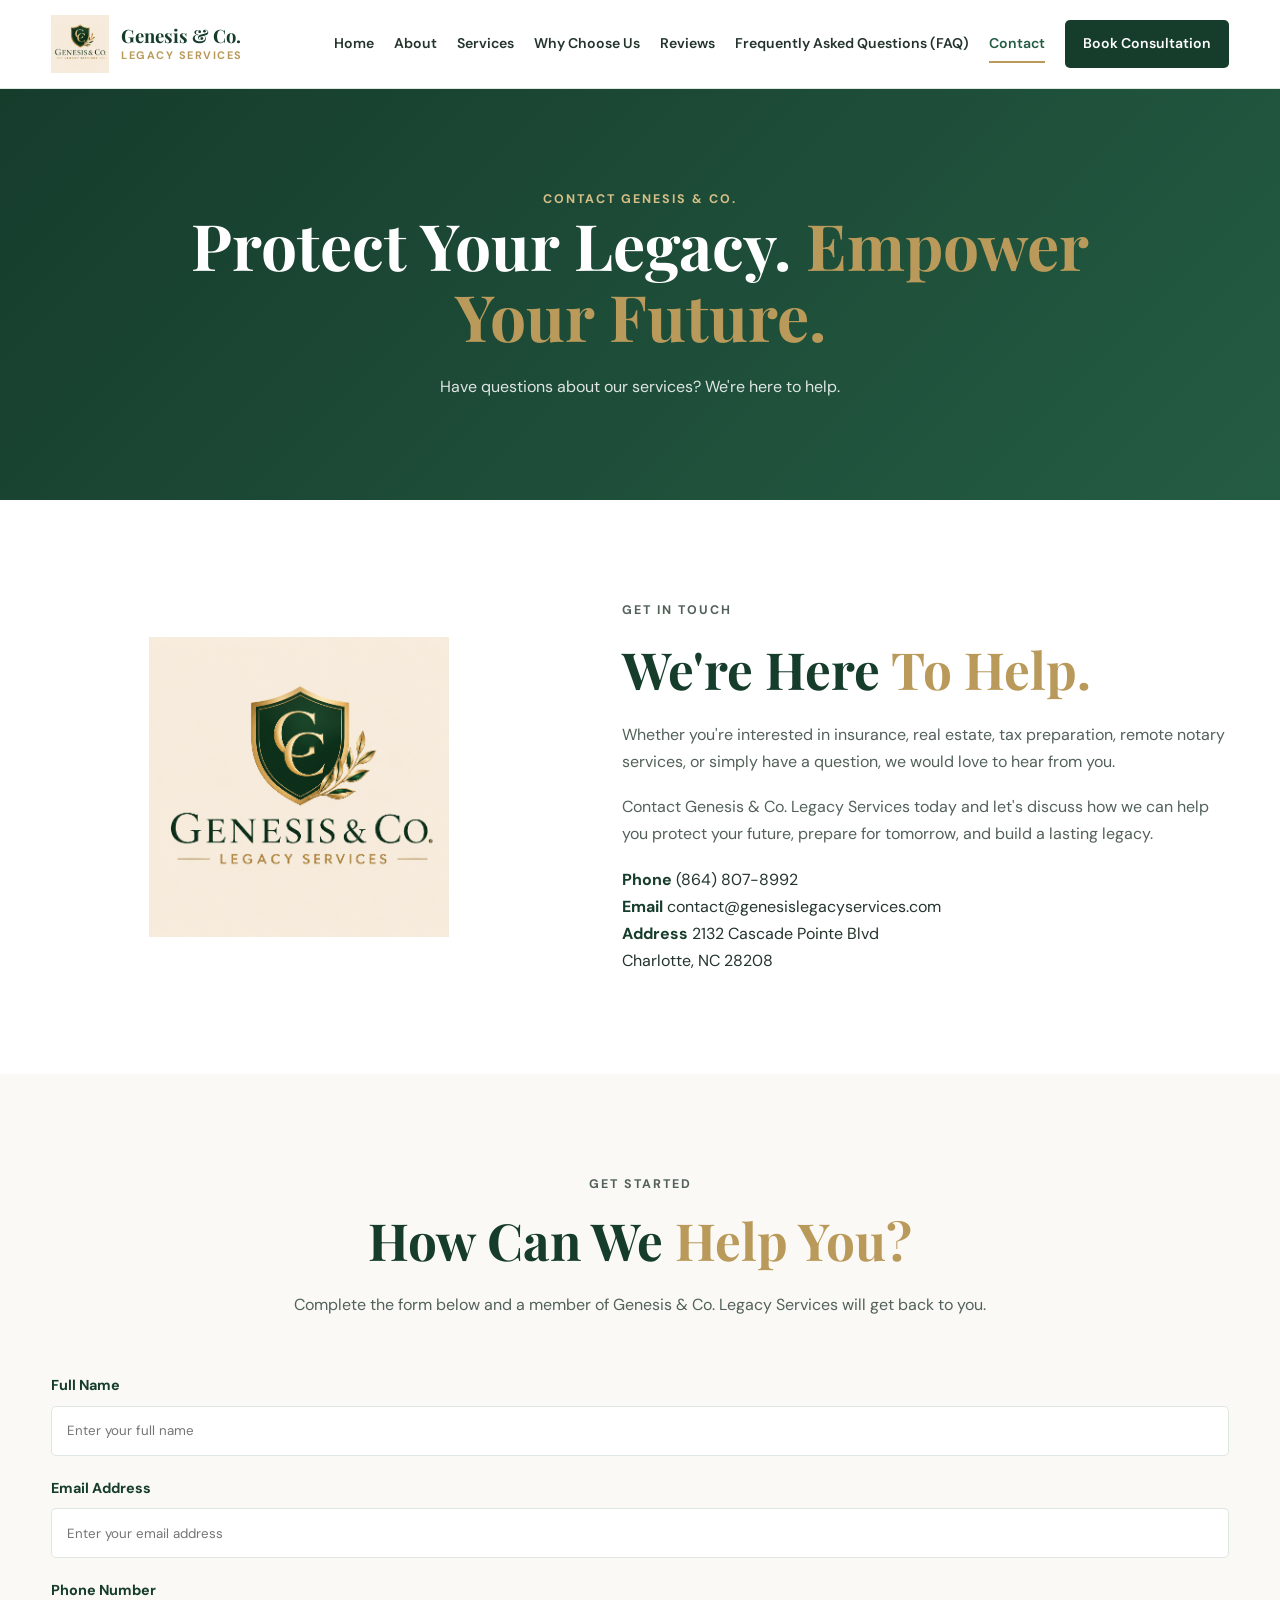
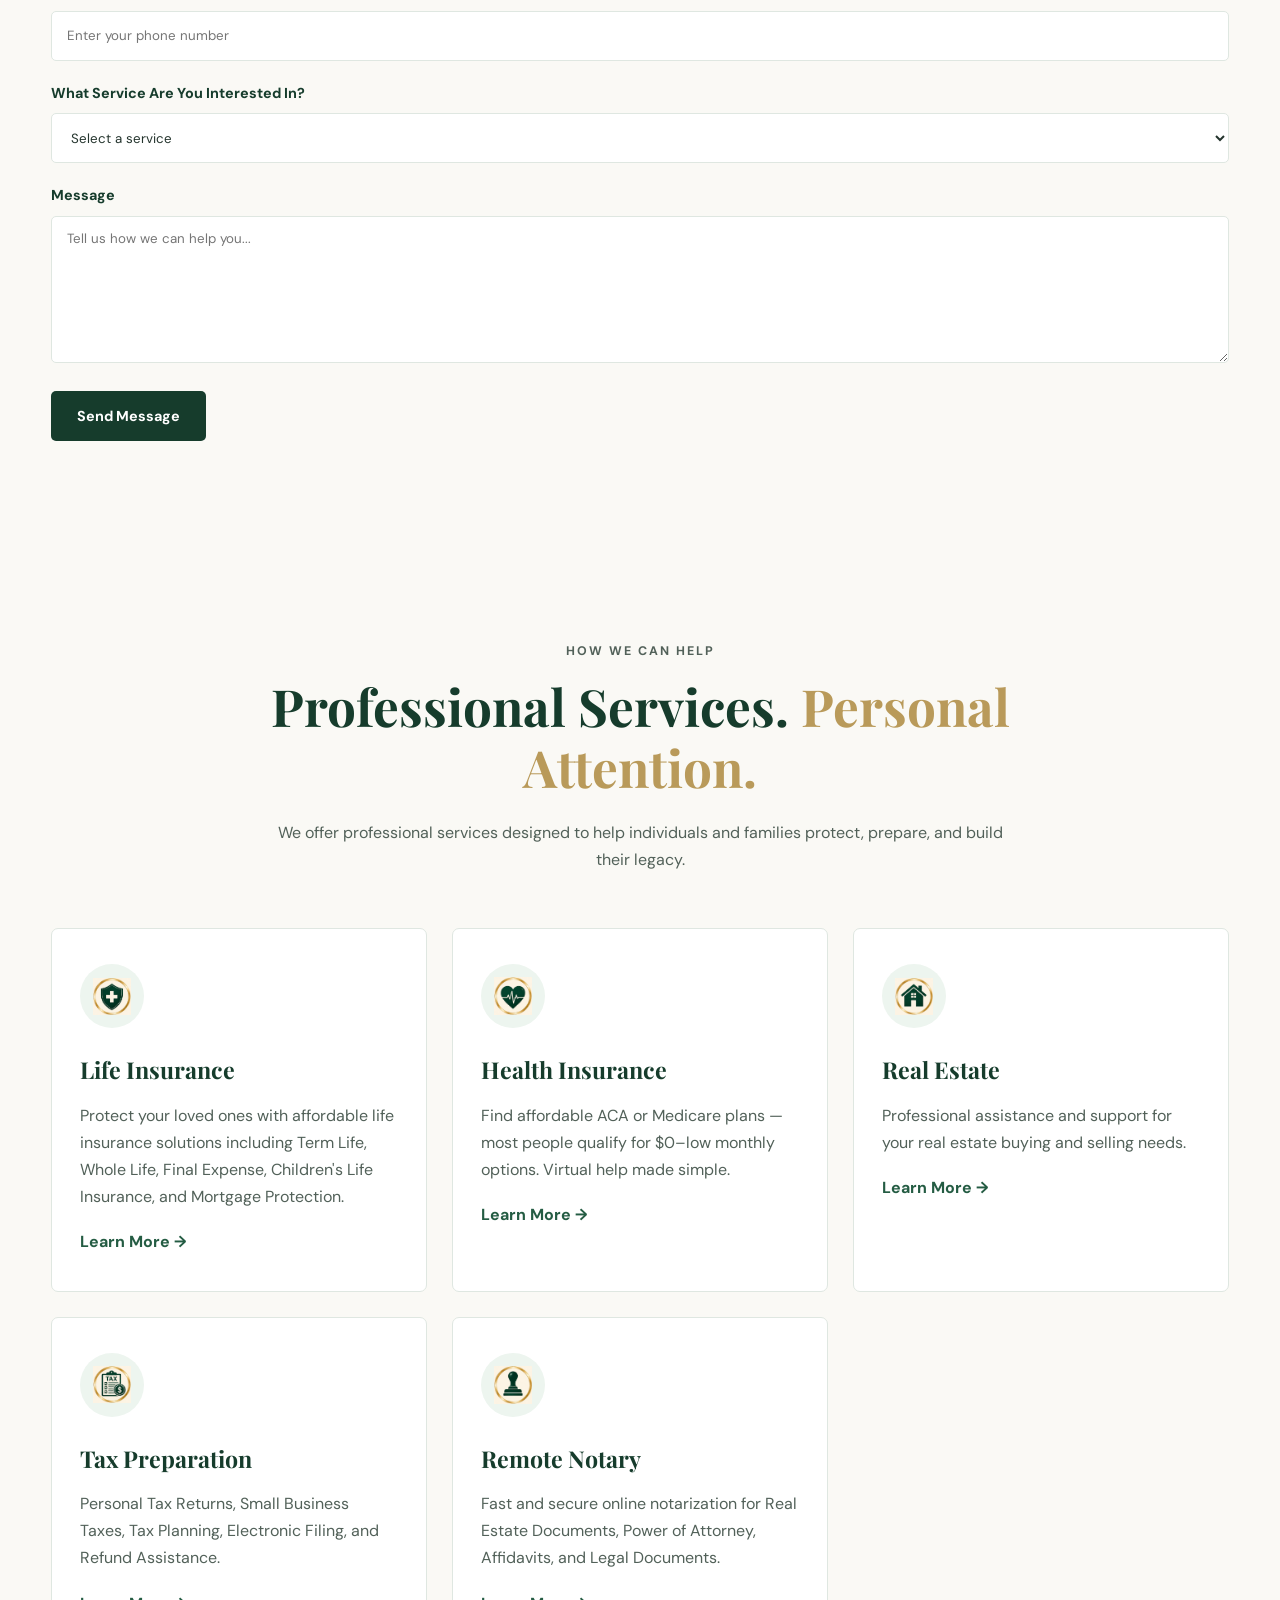
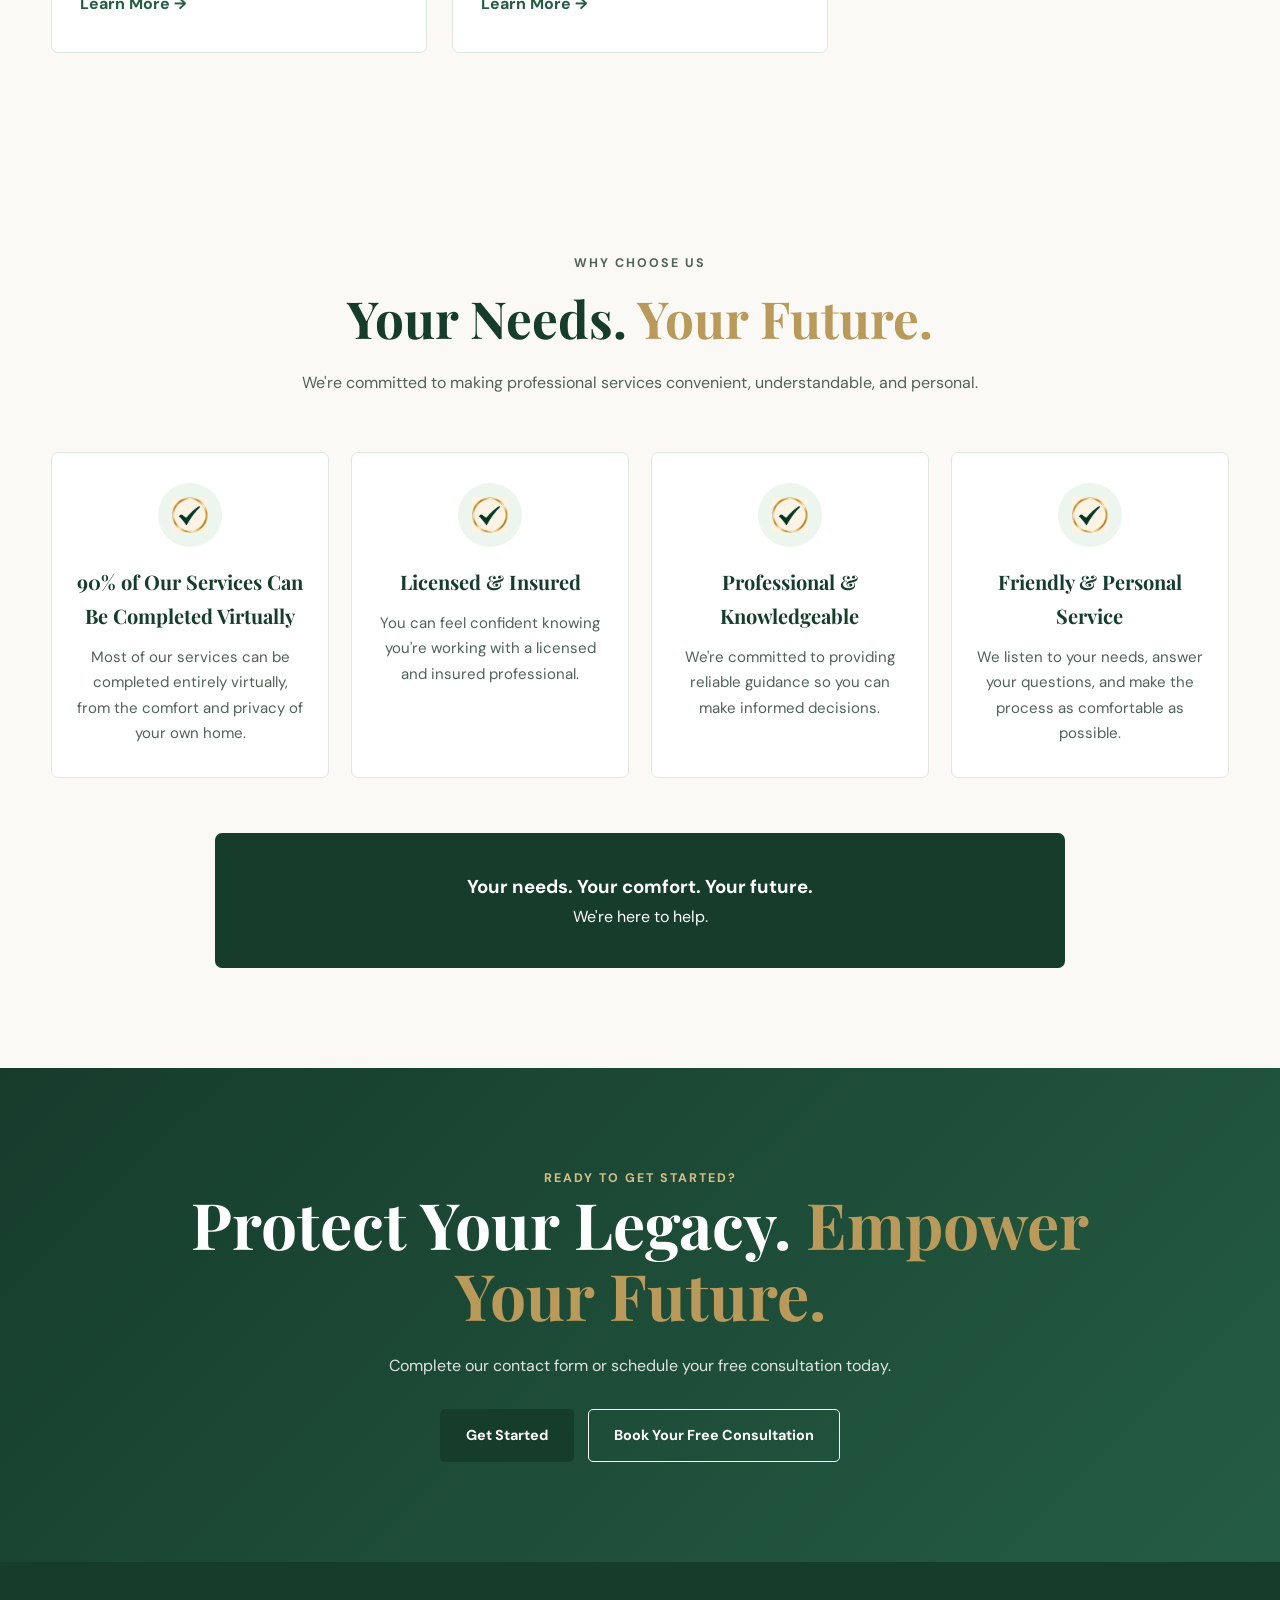
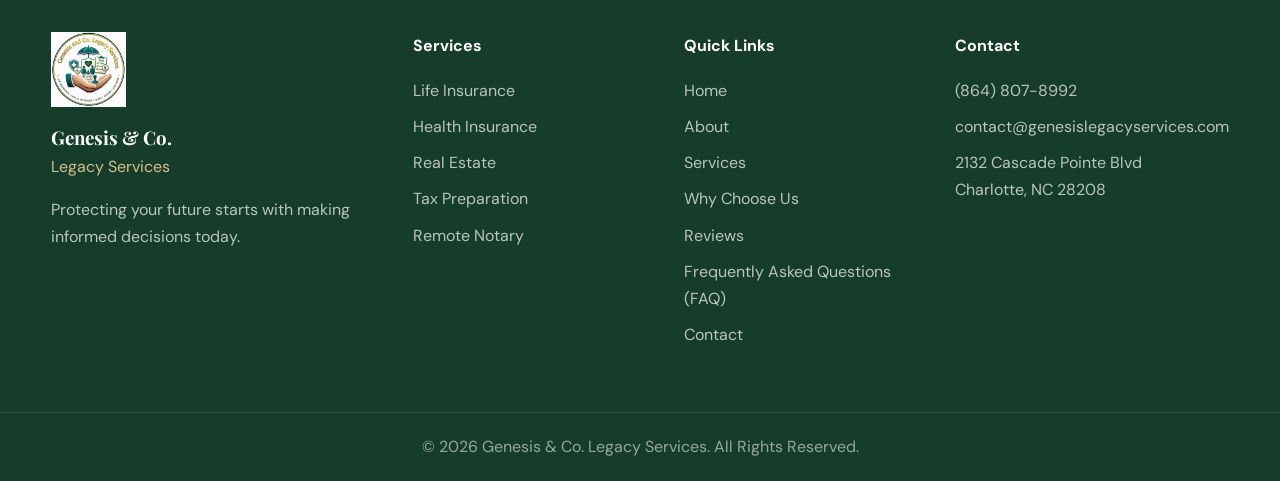
<file: contact.html>
<!DOCTYPE html>
<html lang="en">

<head>

    <meta charset="UTF-8">

    <meta
        name="viewport"
        content="width=device-width, initial-scale=1.0"
    >

    <title>
        Contact Us | Genesis & Co. Legacy Services
    </title>

    <meta
        name="description"
        content="Contact Genesis & Co. Legacy Services for Life Insurance, Health Insurance, Real Estate, Tax Preparation, and Remote Notary Services."
    >

    <!-- GOOGLE FONTS -->

    <link
        rel="preconnect"
        href="https://fonts.googleapis.com"
    >

    <link
        rel="preconnect"
        href="https://fonts.gstatic.com"
        crossorigin
    >

    <link
        href="https://fonts.googleapis.com/css2?family=DM+Sans:wght@400;500;600;700&family=Playfair+Display:wght@500;600;700&display=swap"
        rel="stylesheet"
    >

    <!-- MAIN CSS -->

    <link
        rel="stylesheet"
        href="css/style.css"
    >

</head>


<body>


<!-- =====================================================
     HEADER
===================================================== -->

<header class="site-header">

    <div class="container nav-container">

        <a
            href="index.html"
            class="logo"
            aria-label="Genesis & Co. Legacy Services Home"
        >

            <img
                src="genesis-logo.png"
                alt="Genesis & Co. Legacy Services Logo"
                class="main-logo"
            >

            <div class="brand-name">

                <span>
                    Genesis & Co.
                </span>

                <small>
                    Legacy Services
                </small>

            </div>

        </a>


        <button
            class="menu-toggle"
            id="menuToggle"
            aria-label="Open navigation menu"
            aria-expanded="false"
            type="button"
        >

            <span></span>
            <span></span>
            <span></span>

        </button>


        <nav
            class="main-nav"
            id="mainNav"
            aria-label="Main navigation"
        >

            <a href="index.html">
                Home
            </a>

            <a href="about.html">
                About
            </a>

            <a href="services.html">
                Services
            </a>

            <a href="index.html#why-us">
                Why Choose Us
            </a>

            <a href="index.html#reviews">
                Reviews
            </a>

            <a
                href="index.html#faq"
                class="faq-trigger"
            >
                Frequently Asked Questions (FAQ)
            </a>

            <a
                href="contact.html"
                class="active"
            >
                Contact
            </a>

            <a
                href="https://calendly.com/genesislegacyservices/initial-consultation"
                class="nav-button"
                target="_blank"
                rel="noopener noreferrer"
            >
                Book Consultation
            </a>

        </nav>

    </div>

</header>



<main>


<!-- =====================================================
     CONTACT HERO
===================================================== -->

<section class="page-hero">

    <div class="container">

        <p class="section-label">
            CONTACT GENESIS & CO.
        </p>


        <h1>

            Protect Your Legacy.

            <span>
                Empower Your Future.
            </span>

        </h1>


        <p>

            Have questions about our services?
            We're here to help.

        </p>

    </div>

</section>



<!-- =====================================================
     CONTACT INFORMATION
===================================================== -->

<section class="about section">

    <div class="container about-grid">


        <div class="about-image">

            <img
                src="genesis-logo.png"
                alt="Genesis & Co. Legacy Services"
                class="about-logo-image"
            >

        </div>



        <div class="about-content">

            <p class="section-label">
                GET IN TOUCH
            </p>


            <h2>

                We're Here

                <span>
                    To Help.
                </span>

            </h2>


            <p>

                Whether you're interested in insurance,
                real estate, tax preparation, remote notary
                services, or simply have a question,
                we would love to hear from you.

            </p>


            <p>

                Contact Genesis & Co. Legacy Services today
                and let's discuss how we can help you protect
                your future, prepare for tomorrow, and build
                a lasting legacy.

            </p>



            <div class="contact-details">


                <div class="contact-item">

                    <strong>
                        Phone
                    </strong>

                    <a href="tel:8648078992">
                        (864) 807-8992
                    </a>

                </div>



                <div class="contact-item">

                    <strong>
                        Email
                    </strong>

                    <a href="mailto:contact@genesislegacyservices.com">
                        contact@genesislegacyservices.com
                    </a>

                </div>



                <div class="contact-item">

                    <strong>
                        Address
                    </strong>

                    <a
                        href="https://www.google.com/maps/search/?api=1&query=2132+Cascade+Pointe+Blvd+Charlotte+NC+28208"
                        target="_blank"
                        rel="noopener noreferrer"
                    >
                        2132 Cascade Pointe Blvd<br>
                        Charlotte, NC 28208
                    </a>

                </div>


            </div>

        </div>

    </div>

</section>



<!-- =====================================================
     FORMSPREE CONTACT FORM
===================================================== -->

<section
    class="services section"
    id="contact-form"
>

    <div class="container">


        <div class="section-heading">

            <p class="section-label">
                GET STARTED
            </p>


            <h2>

                How Can We

                <span>
                    Help You?
                </span>

            </h2>


            <p>

                Complete the form below and a member of
                Genesis & Co. Legacy Services will get
                back to you.

            </p>

        </div>



        <div class="contact-form-wrapper">


            <form
                action="https://formspree.io/f/mdendknw"
                method="POST"
                class="contact-form"
            >


                <!-- NAME -->

                <div class="form-group">

                    <label for="name">
                        Full Name
                    </label>

                    <input
                        type="text"
                        id="name"
                        name="name"
                        placeholder="Enter your full name"
                        autocomplete="name"
                        required
                    >

                </div>



                <!-- EMAIL -->

                <div class="form-group">

                    <label for="email">
                        Email Address
                    </label>

                    <input
                        type="email"
                        id="email"
                        name="email"
                        placeholder="Enter your email address"
                        autocomplete="email"
                        required
                    >

                </div>



                <!-- PHONE -->

                <div class="form-group">

                    <label for="phone">
                        Phone Number
                    </label>

                    <input
                        type="tel"
                        id="phone"
                        name="phone"
                        placeholder="Enter your phone number"
                        autocomplete="tel"
                    >

                </div>



                <!-- SERVICE -->

                <div class="form-group">

                    <label for="service">
                        What Service Are You Interested In?
                    </label>

                    <select
                        id="service"
                        name="service"
                        required
                    >

                        <option value="">
                            Select a service
                        </option>

                        <option value="Life Insurance">
                            Life Insurance
                        </option>

                        <option value="Health Insurance">
                            Health Insurance
                        </option>

                        <option value="Real Estate">
                            Real Estate
                        </option>

                        <option value="Tax Preparation">
                            Tax Preparation
                        </option>

                        <option value="Remote Notary">
                            Remote Notary
                        </option>

                        <option value="General Question">
                            General Question
                        </option>

                    </select>

                </div>



                <!-- MESSAGE -->

                <div class="form-group">

                    <label for="message">
                        Message
                    </label>

                    <textarea
                        id="message"
                        name="message"
                        rows="7"
                        placeholder="Tell us how we can help you..."
                        required
                    ></textarea>

                </div>



                <input
                    type="hidden"
                    name="_subject"
                    value="New Genesis & Co. Legacy Services Website Inquiry"
                >



                <button
                    type="submit"
                    class="btn btn-primary form-button"
                >
                    Send Message
                </button>


            </form>

        </div>

    </div>

</section>



<!-- =====================================================
     HOW WE CAN HELP
===================================================== -->

<section class="services section">

    <div class="container">


        <div class="section-heading">

            <p class="section-label">
                HOW WE CAN HELP
            </p>


            <h2>

                Professional Services.

                <span>
                    Personal Attention.
                </span>

            </h2>


            <p>

                We offer professional services designed to
                help individuals and families protect,
                prepare, and build their legacy.

            </p>

        </div>



        <div class="services-grid">


            <!-- LIFE INSURANCE -->

            <article class="service-card">

                <div class="service-icon">

                    <img
                        src="life-insurance-icon.png"
                        alt=""
                        class="service-icon-image"
                    >

                </div>

                <h3>
                    Life Insurance
                </h3>

                <p>

                    Protect your loved ones with affordable
                    life insurance solutions including Term Life,
                    Whole Life, Final Expense, Children's Life
                    Insurance, and Mortgage Protection.

                </p>

                <a href="services.html#life-insurance">
                    Learn More →
                </a>

            </article>



            <!-- HEALTH INSURANCE -->

            <article class="service-card">

                <div class="service-icon">

                    <img
                        src="health-insurance-icon.png"
                        alt=""
                        class="service-icon-image"
                    >

                </div>

                <h3>
                    Health Insurance
                </h3>

                <p>

                    Find affordable ACA or Medicare plans —
                    most people qualify for $0–low monthly
                    options. Virtual help made simple.

                </p>

                <a href="services.html#health-insurance">
                    Learn More →
                </a>

            </article>



            <!-- REAL ESTATE -->

            <article class="service-card">

                <div class="service-icon">

                    <img
                        src="real-estate-icon.png"
                        alt=""
                        class="service-icon-image"
                    >

                </div>

                <h3>
                    Real Estate
                </h3>

                <p>

                    Professional assistance and support for
                    your real estate buying and selling needs.

                </p>

                <a href="services.html#real-estate">
                    Learn More →
                </a>

            </article>



            <!-- TAX PREPARATION -->

            <article class="service-card">

                <div class="service-icon">

                    <img
                        src="tax-preparation-icon.png"
                        alt=""
                        class="service-icon-image"
                    >

                </div>

                <h3>
                    Tax Preparation
                </h3>

                <p>

                    Personal Tax Returns, Small Business Taxes,
                    Tax Planning, Electronic Filing,
                    and Refund Assistance.

                </p>

                <a href="services.html#tax-preparation">
                    Learn More →
                </a>

            </article>



            <!-- REMOTE NOTARY -->

            <article class="service-card">

                <div class="service-icon">

                    <img
                        src="notary-services-icon.png"
                        alt=""
                        class="service-icon-image"
                    >

                </div>

                <h3>
                    Remote Notary
                </h3>

                <p>

                    Fast and secure online notarization for
                    Real Estate Documents, Power of Attorney,
                    Affidavits, and Legal Documents.

                </p>

                <a href="services.html#notary-services">
                    Learn More →
                </a>

            </article>


        </div>

    </div>

</section>



<!-- =====================================================
     WHY CHOOSE US
===================================================== -->

<section class="why-us section">

    <div class="container">


        <div class="section-heading">

            <p class="section-label">
                WHY CHOOSE US
            </p>


            <h2>

                Your Needs.

                <span>
                    Your Future.
                </span>

            </h2>


            <p>

                We're committed to making professional
                services convenient, understandable,
                and personal.

            </p>

        </div>



        <div class="why-grid">


            <div class="why-card">

                <div class="why-icon">

                    <img
                        src="check-icon.png"
                        alt=""
                        class="why-icon-image"
                    >

                </div>

                <h3>
                    90% of Our Services Can Be Completed Virtually
                </h3>

                <p>

                    Most of our services can be completed entirely
                    virtually, from the comfort and privacy of your
                    own home.

                </p>

            </div>



            <div class="why-card">

                <div class="why-icon">

                    <img
                        src="check-icon.png"
                        alt=""
                        class="why-icon-image"
                    >

                </div>

                <h3>
                    Licensed & Insured
                </h3>

                <p>

                    You can feel confident knowing you're
                    working with a licensed and insured professional.

                </p>

            </div>



            <div class="why-card">

                <div class="why-icon">

                    <img
                        src="check-icon.png"
                        alt=""
                        class="why-icon-image"
                    >

                </div>

                <h3>
                    Professional & Knowledgeable
                </h3>

                <p>

                    We're committed to providing reliable guidance
                    so you can make informed decisions.

                </p>

            </div>



            <div class="why-card">

                <div class="why-icon">

                    <img
                        src="check-icon.png"
                        alt=""
                        class="why-icon-image"
                    >

                </div>

                <h3>
                    Friendly & Personal Service
                </h3>

                <p>

                    We listen to your needs, answer your questions,
                    and make the process as comfortable as possible.

                </p>

            </div>


        </div>



        <div class="why-statement">

            <h3>
                Your needs. Your comfort. Your future.
            </h3>

            <p>
                We're here to help.
            </p>

        </div>

    </div>

</section>



<!-- =====================================================
     FINAL CTA
===================================================== -->

<section class="page-hero">

    <div class="container">

        <p class="section-label">
            READY TO GET STARTED?
        </p>


        <h2>

            Protect Your Legacy.

            <span>
                Empower Your Future.
            </span>

        </h2>


        <p>

            Complete our contact form or schedule
            your free consultation today.

        </p>


        <div class="cta-buttons">

            <a
                href="#contact-form"
                class="btn btn-primary"
            >
                Get Started
            </a>


            <a
                href="https://calendly.com/genesislegacyservices/initial-consultation"
                class="btn btn-outline btn-light-outline"
                target="_blank"
                rel="noopener noreferrer"
            >
                Book Your Free Consultation
            </a>

        </div>

    </div>

</section>


</main>



<!-- =====================================================
     FOOTER
===================================================== -->

<footer class="site-footer">

    <div class="container footer-grid">


        <div class="footer-brand">

            <img
                src="genesis-logo-footer.png"
                alt="Genesis & Co. Legacy Services"
                class="footer-main-logo"
            >

            <h3>
                Genesis & Co.
            </h3>

            <p>
                Legacy Services
            </p>

            <p class="footer-description">

                Protecting your future starts with
                making informed decisions today.

            </p>

        </div>



        <div class="footer-column">

            <h4>
                Services
            </h4>

            <a href="services.html#life-insurance">
                Life Insurance
            </a>

            <a href="services.html#health-insurance">
                Health Insurance
            </a>

            <a href="services.html#real-estate">
                Real Estate
            </a>

            <a href="services.html#tax-preparation">
                Tax Preparation
            </a>

            <a href="services.html#notary-services">
                Remote Notary
            </a>

        </div>



        <div class="footer-column">

            <h4>
                Quick Links
            </h4>

            <a href="index.html">
                Home
            </a>

            <a href="about.html">
                About
            </a>

            <a href="services.html">
                Services
            </a>

            <a href="index.html#why-us">
                Why Choose Us
            </a>

            <a href="index.html#reviews">
                Reviews
            </a>

            <a
                href="index.html#faq"
                class="faq-trigger"
            >
                Frequently Asked Questions (FAQ)
            </a>

            <a href="contact.html">
                Contact
            </a>

        </div>



        <!-- CONTACT -->

        <div class="footer-column">

            <h4>
                Contact
            </h4>

            <a href="tel:8648078992">
                (864) 807-8992
            </a>

            <a href="mailto:contact@genesislegacyservices.com">
                contact@genesislegacyservices.com
            </a>

            <a
                href="https://www.google.com/maps/search/?api=1&query=2132+Cascade+Pointe+Blvd+Charlotte+NC+28208"
                target="_blank"
                rel="noopener noreferrer"
            >
                2132 Cascade Pointe Blvd<br>
                Charlotte, NC 28208
            </a>

        </div>

    </div>



    <div class="footer-bottom">

        <div class="container">

            <p>

                ©
                <span id="currentYear">
                    2026
                </span>

                Genesis & Co. Legacy Services.
                All Rights Reserved.

            </p>

        </div>

    </div>

</footer>


<script src="js/script.js"></script>


</body>

</html>
</file>
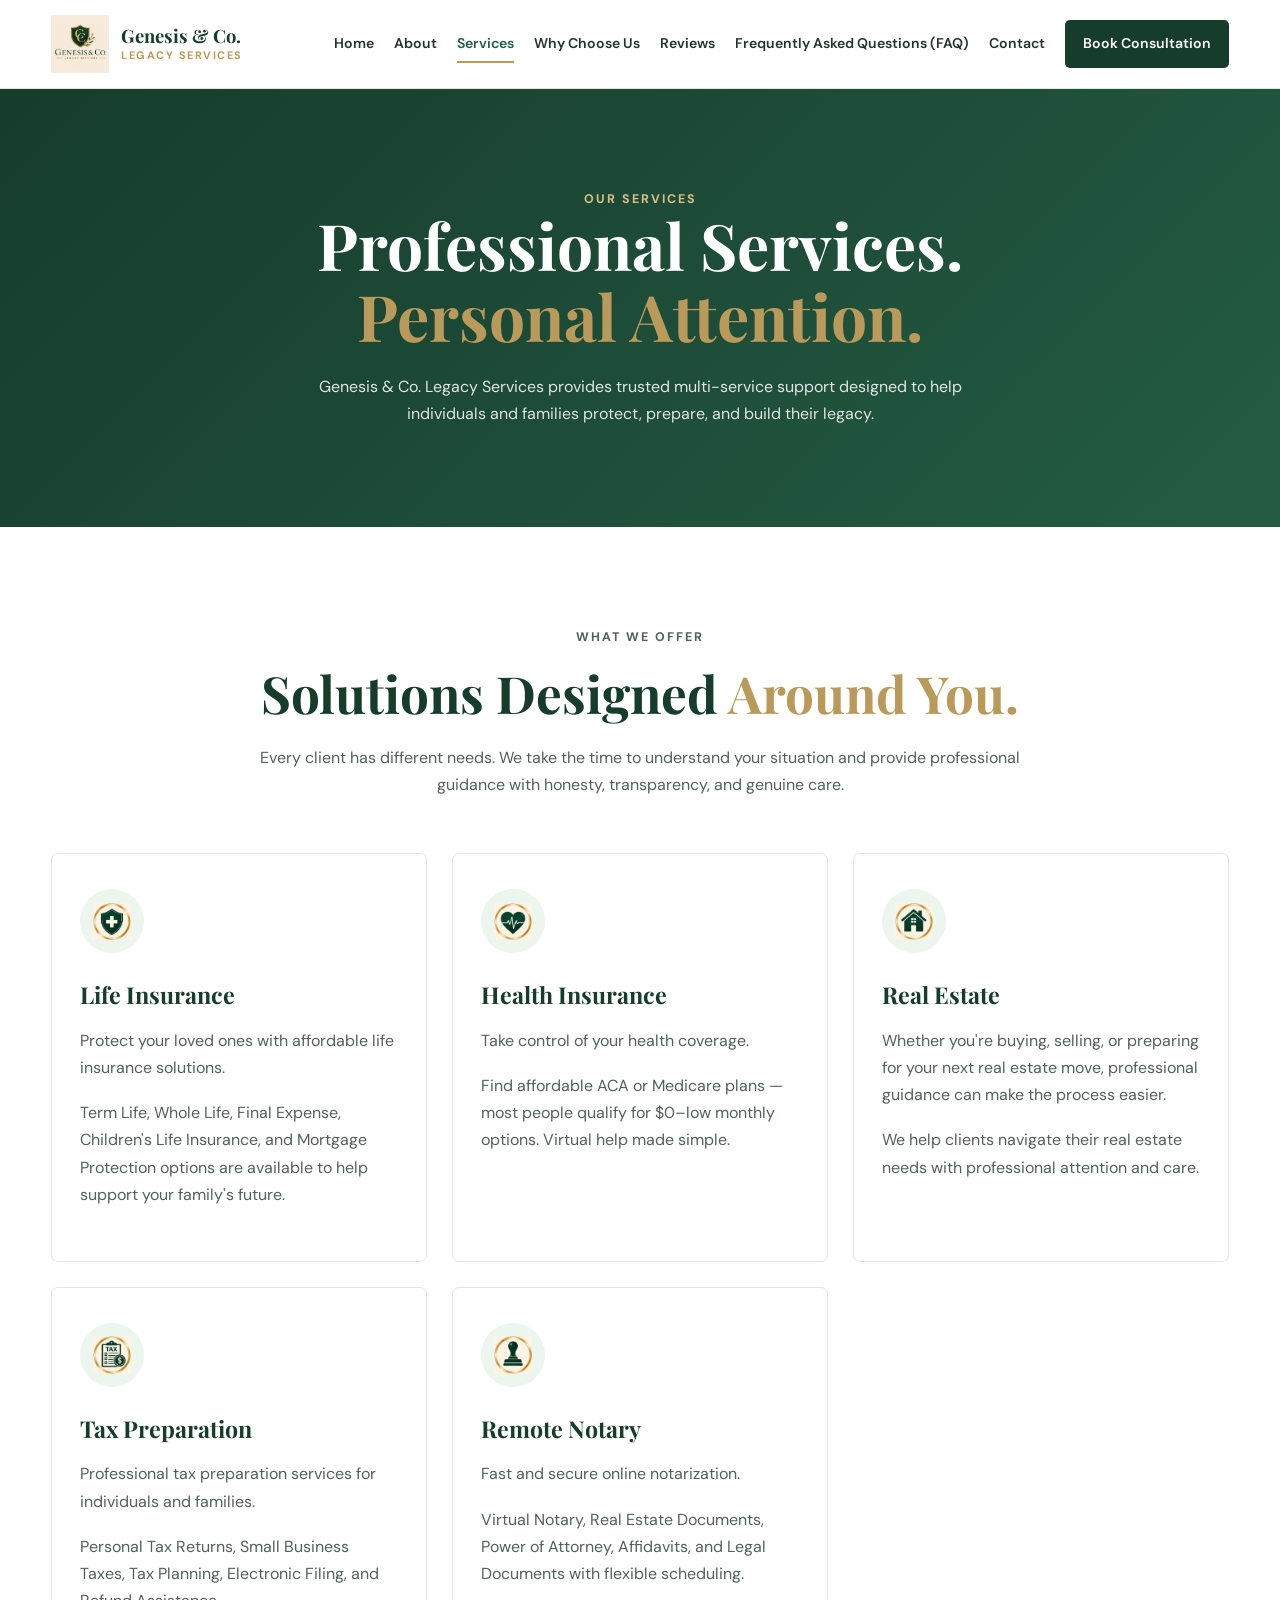
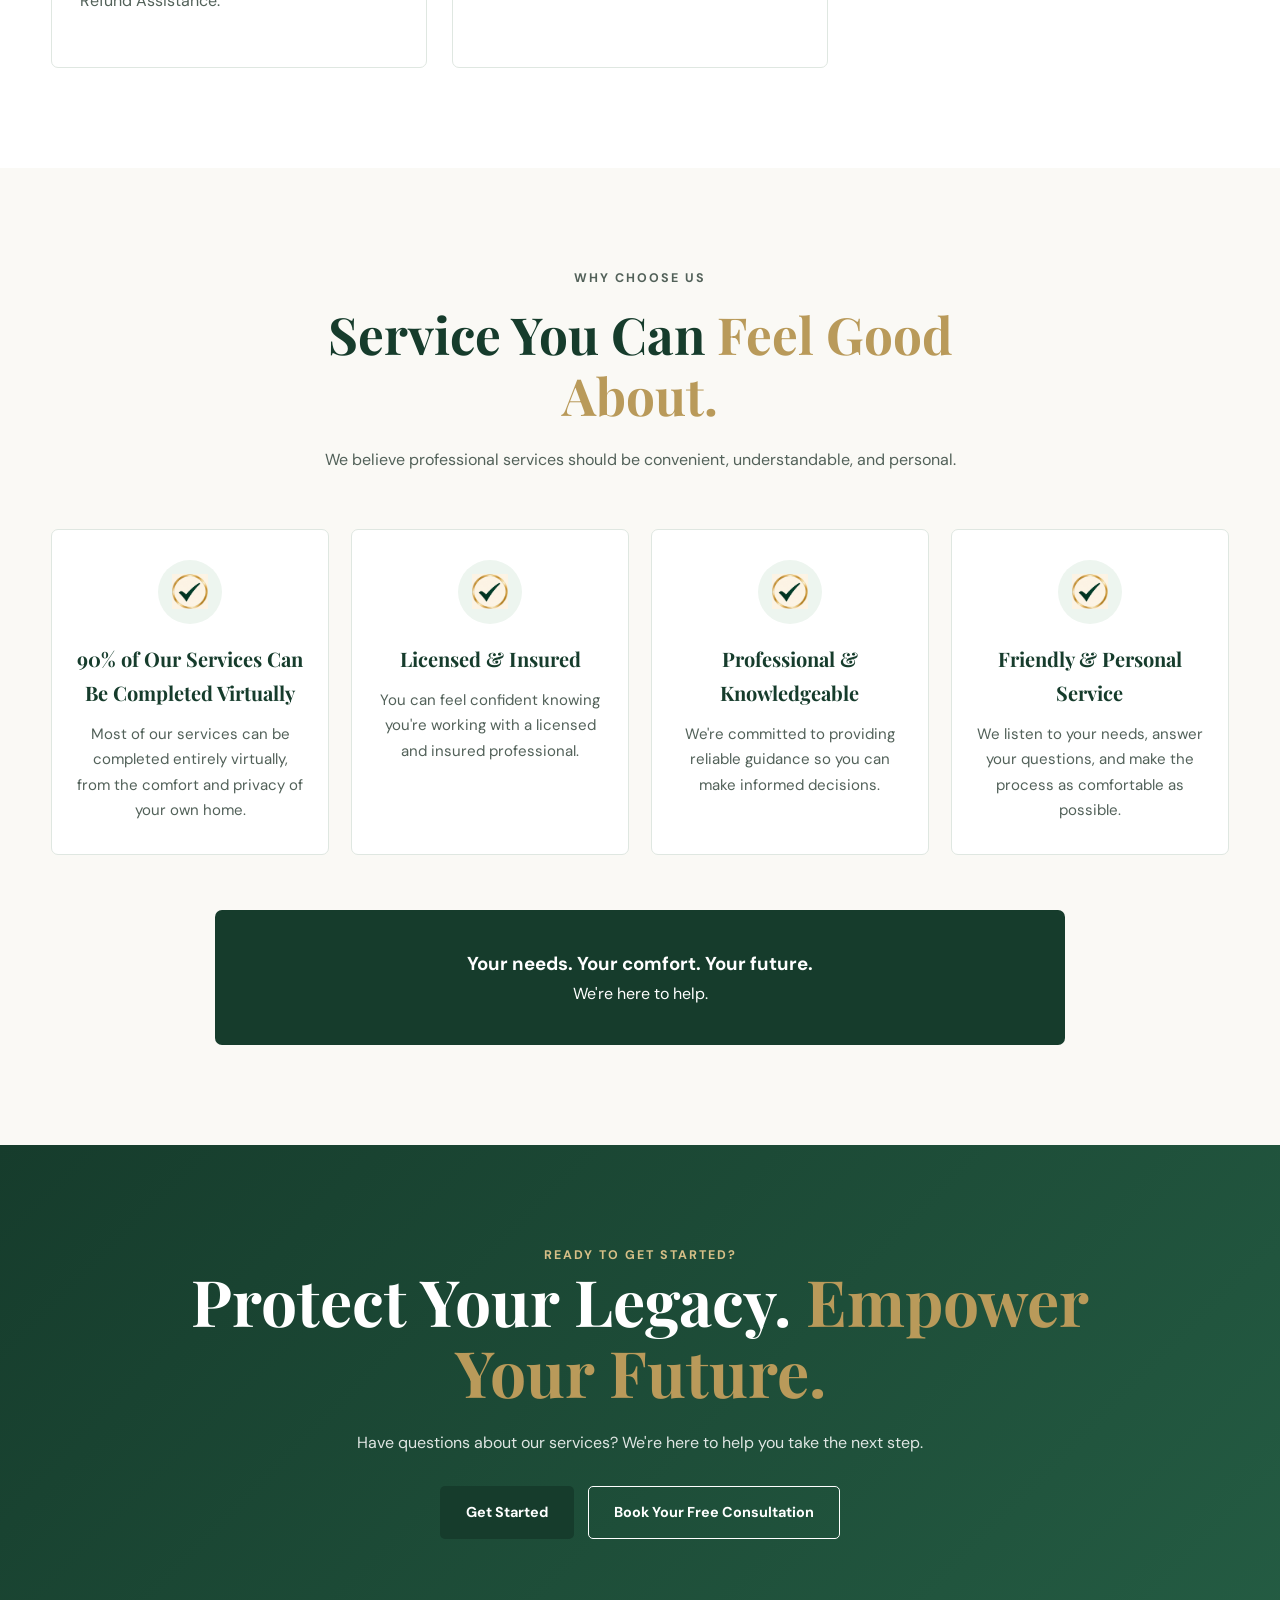
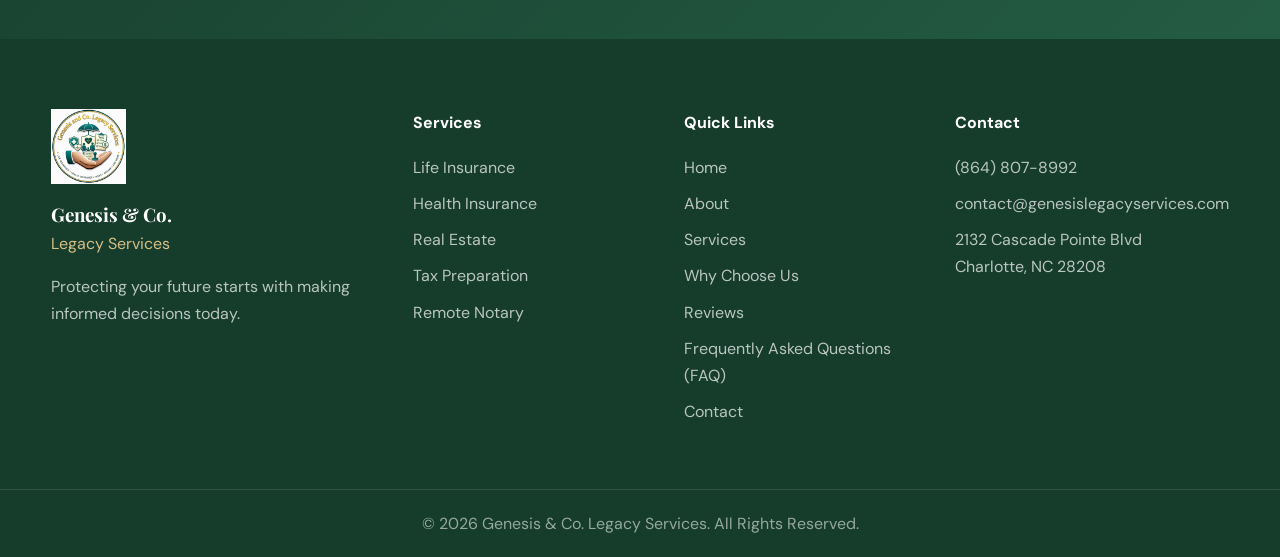
<file: services.html>
<!DOCTYPE html>
<html lang="en">

<head>

    <meta charset="UTF-8">

    <meta
        name="viewport"
        content="width=device-width, initial-scale=1.0"
    >

    <title>
        Services | Genesis & Co. Legacy Services
    </title>

    <meta
        name="description"
        content="Explore Life Insurance, Health Insurance, Real Estate, Tax Preparation, and Remote Notary Services from Genesis & Co. Legacy Services."
    >

    <!-- GOOGLE FONTS -->

    <link
        rel="preconnect"
        href="https://fonts.googleapis.com"
    >

    <link
        rel="preconnect"
        href="https://fonts.gstatic.com"
        crossorigin
    >

    <link
        href="https://fonts.googleapis.com/css2?family=DM+Sans:wght@400;500;600;700&family=Playfair+Display:wght@500;600;700&display=swap"
        rel="stylesheet"
    >

    <!-- MAIN CSS -->

    <link
        rel="stylesheet"
        href="css/style.css"
    >

</head>


<body>


<!-- =====================================================
     HEADER
===================================================== -->

<header class="site-header">

    <div class="container nav-container">


        <!-- LOGO -->

        <a
            href="index.html"
            class="logo"
            aria-label="Genesis & Co. Legacy Services Home"
        >

            <img
                src="genesis-logo.png"
                alt="Genesis & Co. Legacy Services Logo"
                class="main-logo"
            >

            <div class="brand-name">

                <span>
                    Genesis & Co.
                </span>

                <small>
                    Legacy Services
                </small>

            </div>

        </a>


        <!-- MOBILE MENU -->

        <button
            class="menu-toggle"
            id="menuToggle"
            aria-label="Open navigation menu"
            aria-expanded="false"
            type="button"
        >

            <span></span>
            <span></span>
            <span></span>

        </button>


        <!-- NAVIGATION -->

        <nav
            class="main-nav"
            id="mainNav"
            aria-label="Main navigation"
        >

            <a href="index.html">
                Home
            </a>

            <a href="about.html">
                About
            </a>

            <a
                href="services.html"
                class="active"
            >
                Services
            </a>

            <a href="index.html#why-us">
                Why Choose Us
            </a>

            <a href="index.html#reviews">
                Reviews
            </a>

            <a
                href="index.html#faq"
                class="faq-trigger"
            >
                Frequently Asked Questions (FAQ)
            </a>

            <a href="contact.html">
                Contact
            </a>

            <a
                href="https://calendly.com/genesislegacyservices/initial-consultation"
                class="nav-button"
                target="_blank"
                rel="noopener noreferrer"
            >
                Book Consultation
            </a>

        </nav>

    </div>

</header>



<main>


<!-- =====================================================
     PAGE HERO
===================================================== -->

<section class="page-hero">

    <div class="container">

        <p class="section-label">
            OUR SERVICES
        </p>


        <h1>

            Professional Services.

            <span>
                Personal Attention.
            </span>

        </h1>


        <p>

            Genesis & Co. Legacy Services provides trusted
            multi-service support designed to help individuals
            and families protect, prepare, and build their legacy.

        </p>

    </div>

</section>



<!-- =====================================================
     SERVICES INTRODUCTION
===================================================== -->

<section class="section">

    <div class="container">


        <div class="section-heading">

            <p class="section-label">
                WHAT WE OFFER
            </p>


            <h2>

                Solutions Designed

                <span>
                    Around You.
                </span>

            </h2>


            <p>

                Every client has different needs. We take the
                time to understand your situation and provide
                professional guidance with honesty, transparency,
                and genuine care.

            </p>

        </div>



        <div class="services-grid">


            <!-- =================================================
                 LIFE INSURANCE
            ================================================== -->

            <div
                class="service-card"
                id="life-insurance"
            >

                <div class="service-icon">

                    <img
                        src="life-insurance-icon.png"
                        alt="Life Insurance"
                        class="service-icon-image"
                    >

                </div>


                <h3>
                    Life Insurance
                </h3>


                <p>

                    Protect your loved ones with affordable life
                    insurance solutions.

                </p>


                <p>

                    Term Life, Whole Life, Final Expense,
                    Children's Life Insurance, and Mortgage
                    Protection options are available to help
                    support your family's future.

                </p>

            </div>



            <!-- =================================================
                 HEALTH INSURANCE
            ================================================== -->

            <div
                class="service-card"
                id="health-insurance"
            >

                <div class="service-icon">

                    <img
                        src="health-insurance-icon.png"
                        alt="Health Insurance"
                        class="service-icon-image"
                    >

                </div>


                <h3>
                    Health Insurance
                </h3>


                <p>

                    Take control of your health coverage.

                </p>


                <p>

                    Find affordable ACA or Medicare plans —
                    most people qualify for $0–low monthly
                    options. Virtual help made simple.

                </p>

            </div>



            <!-- =================================================
                 REAL ESTATE
            ================================================== -->

            <div
                class="service-card"
                id="real-estate"
            >

                <div class="service-icon">

                    <img
                        src="real-estate-icon.png"
                        alt="Real Estate"
                        class="service-icon-image"
                    >

                </div>


                <h3>
                    Real Estate
                </h3>


                <p>

                    Whether you're buying, selling, or preparing
                    for your next real estate move, professional
                    guidance can make the process easier.

                </p>


                <p>

                    We help clients navigate their real estate
                    needs with professional attention and care.

                </p>

            </div>



            <!-- =================================================
                 TAX PREPARATION
            ================================================== -->

            <div
                class="service-card"
                id="tax-preparation"
            >

                <div class="service-icon">

                    <img
                        src="tax-preparation-icon.png"
                        alt="Tax Preparation"
                        class="service-icon-image"
                    >

                </div>


                <h3>
                    Tax Preparation
                </h3>


                <p>

                    Professional tax preparation services for
                    individuals and families.

                </p>


                <p>

                    Personal Tax Returns, Small Business Taxes,
                    Tax Planning, Electronic Filing, and Refund
                    Assistance.

                </p>

            </div>



            <!-- =================================================
                 REMOTE NOTARY
            ================================================== -->

            <div
                class="service-card"
                id="notary-services"
            >

                <div class="service-icon">

                    <img
                        src="notary-services-icon.png"
                        alt="Remote Notary"
                        class="service-icon-image"
                    >

                </div>


                <h3>
                    Remote Notary
                </h3>


                <p>

                    Fast and secure online notarization.

                </p>


                <p>

                    Virtual Notary, Real Estate Documents,
                    Power of Attorney, Affidavits, and Legal
                    Documents with flexible scheduling.

                </p>

            </div>


        </div>

    </div>

</section>



<!-- =====================================================
     WHY CHOOSE US
===================================================== -->

<section
    class="why-us section"
    id="why-us"
>

    <div class="container">


        <div class="section-heading">

            <p class="section-label">
                WHY CHOOSE US
            </p>


            <h2>

                Service You Can

                <span>
                    Feel Good About.
                </span>

            </h2>


            <p>

                We believe professional services should be
                convenient, understandable, and personal.

            </p>

        </div>



        <div class="why-grid">


            <!-- VIRTUAL SERVICES -->

            <div class="why-card">

                <div class="why-icon">

                    <img
                        src="check-icon.png"
                        alt=""
                        class="why-icon-image"
                    >

                </div>


                <h3>
                    90% of Our Services Can Be Completed Virtually
                </h3>


                <p>

                    Most of our services can be completed entirely
                    virtually, from the comfort and privacy of your
                    own home.

                </p>

            </div>



            <!-- LICENSED & INSURED -->

            <div class="why-card">

                <div class="why-icon">

                    <img
                        src="check-icon.png"
                        alt=""
                        class="why-icon-image"
                    >

                </div>


                <h3>
                    Licensed & Insured
                </h3>


                <p>

                    You can feel confident knowing you're working
                    with a licensed and insured professional.

                </p>

            </div>



            <!-- PROFESSIONAL -->

            <div class="why-card">

                <div class="why-icon">

                    <img
                        src="check-icon.png"
                        alt=""
                        class="why-icon-image"
                    >

                </div>


                <h3>
                    Professional & Knowledgeable
                </h3>


                <p>

                    We're committed to providing reliable guidance
                    so you can make informed decisions.

                </p>

            </div>



            <!-- PERSONAL SERVICE -->

            <div class="why-card">

                <div class="why-icon">

                    <img
                        src="check-icon.png"
                        alt=""
                        class="why-icon-image"
                    >

                </div>


                <h3>
                    Friendly & Personal Service
                </h3>


                <p>

                    We listen to your needs, answer your questions,
                    and make the process as comfortable as possible.

                </p>

            </div>

        </div>



        <!-- FINAL STATEMENT -->

        <div class="why-statement">

            <h3>
                Your needs. Your comfort. Your future.
            </h3>

            <p>
                We're here to help.
            </p>

        </div>

    </div>

</section>



<!-- =====================================================
     CTA
===================================================== -->

<section class="page-hero">

    <div class="container">

        <p class="section-label">
            READY TO GET STARTED?
        </p>


        <h2>

            Protect Your Legacy.

            <span>
                Empower Your Future.
            </span>

        </h2>


        <p>

            Have questions about our services?
            We're here to help you take the next step.

        </p>


        <div
            class="hero-buttons"
            style="
                justify-content:center;
                margin-top:30px;
            "
        >


            <!-- GET STARTED -->

            <a
                href="contact.html"
                class="btn btn-primary"
            >
                Get Started
            </a>


            <!-- BOOK CONSULTATION -->

            <a
                href="https://calendly.com/genesislegacyservices/initial-consultation"
                class="btn btn-outline"
                target="_blank"
                rel="noopener noreferrer"
                style="
                    border-color:#ffffff;
                    color:#ffffff;
                "
            >
                Book Your Free Consultation
            </a>

        </div>

    </div>

</section>


</main>



<!-- =====================================================
     FOOTER
===================================================== -->

<footer class="site-footer">

    <div class="container footer-grid">


        <!-- FOOTER BRAND -->

        <div class="footer-brand">

            <img
                src="genesis-logo-footer.png"
                alt="Genesis & Co. Legacy Services"
                class="footer-main-logo"
            >

            <h3>
                Genesis & Co.
            </h3>

            <p>
                Legacy Services
            </p>

            <p class="footer-description">

                Protecting your future starts with making
                informed decisions today.

            </p>

        </div>



        <!-- SERVICES -->

        <div class="footer-column">

            <h4>
                Services
            </h4>

            <a href="#life-insurance">
                Life Insurance
            </a>

            <a href="#health-insurance">
                Health Insurance
            </a>

            <a href="#real-estate">
                Real Estate
            </a>

            <a href="#tax-preparation">
                Tax Preparation
            </a>

            <a href="#notary-services">
                Remote Notary
            </a>

        </div>



        <!-- QUICK LINKS -->

        <div class="footer-column">

            <h4>
                Quick Links
            </h4>

            <a href="index.html">
                Home
            </a>

            <a href="about.html">
                About
            </a>

            <a href="services.html">
                Services
            </a>

            <a href="index.html#why-us">
                Why Choose Us
            </a>

            <a href="index.html#reviews">
                Reviews
            </a>

            <a
                href="index.html#faq"
                class="faq-trigger"
            >
                Frequently Asked Questions (FAQ)
            </a>

            <a href="contact.html">
                Contact
            </a>

        </div>



        <!-- CONTACT -->

        <div class="footer-column">

            <h4>
                Contact
            </h4>

            <a href="tel:8648078992">
                (864) 807-8992
            </a>

            <a href="mailto:contact@genesislegacyservices.com">
                contact@genesislegacyservices.com
            </a>

            <a
                href="https://www.google.com/maps/search/?api=1&query=2132+Cascade+Pointe+Blvd+Charlotte+NC+28208"
                target="_blank"
                rel="noopener noreferrer"
            >
                2132 Cascade Pointe Blvd<br>
                Charlotte, NC 28208
            </a>

        </div>

    </div>



    <!-- COPYRIGHT -->

    <div class="footer-bottom">

        <div class="container">

            <p>

                ©
                <span id="currentYear">
                    2026
                </span>

                Genesis & Co. Legacy Services.
                All Rights Reserved.

            </p>

        </div>

    </div>

</footer>



<!-- JAVASCRIPT -->

<script src="js/script.js"></script>


</body>

</html>
</file>
<file: css/style.css>
/* =========================================================
   GENESIS & CO. LEGACY SERVICES
   MAIN STYLESHEET
========================================================= */


/* =========================================================
   RESET
========================================================= */

* {
    margin: 0;
    padding: 0;
    box-sizing: border-box;
}

html {
    scroll-behavior: smooth;
    scroll-padding-top: 90px;
}

body {
    font-family: 'DM Sans', sans-serif;
    background: #ffffff;
    color: #24342d;
    line-height: 1.7;
    overflow-x: hidden;
}

img {
    max-width: 100%;
    display: block;
}

a {
    text-decoration: none;
    color: inherit;
}

button,
input,
textarea,
select {
    font-family: inherit;
}

button {
    cursor: pointer;
}

ul {
    list-style: none;
}


/* =========================================================
   VARIABLES
========================================================= */

:root {

    --green-dark: #163c2c;
    --green: #245c43;
    --green-light: #4d8064;
    --green-soft: #edf5ef;

    --gold: #b99a5a;
    --gold-light: #d6bf87;

    --cream: #faf9f5;
    --white: #ffffff;

    --text-dark: #24342d;
    --text: #526159;
    --text-light: #718078;

    --border: #dfe7e1;

    --shadow:
        0 15px 45px rgba(22, 60, 44, 0.10);

    --container: 1180px;
}


/* =========================================================
   CONTAINER
========================================================= */

.container {
    width: min(92%, var(--container));
    margin: 0 auto;
}


/* =========================================================
   GLOBAL SECTIONS
========================================================= */

.section {
    padding: 100px 0;
}

.section-heading {
    max-width: 760px;
    margin: 0 auto 55px;
    text-align: center;
}

.section-heading p {
    color: var(--text);
}

.section-label,
.eyebrow {
    color: var(--green);
    font-size: 0.78rem;
    font-weight: 700;
    letter-spacing: 2px;
    text-transform: uppercase;
    margin-bottom: 14px;
}

.section-heading h2,
.about-content h2,
.legacy-content h2 {
    font-family: 'Playfair Display', serif;
    font-size: clamp(2.1rem, 4vw, 3.3rem);
    line-height: 1.2;
    color: var(--green-dark);
    margin-bottom: 20px;
}

.section-heading h2 span,
.about-content h2 span,
.hero h1 span,
.page-hero h1 span,
.page-hero h2 span,
.legacy-content h2 span {
    color: var(--gold);
}


/* =========================================================
   HEADER
========================================================= */

.site-header {
    width: 100%;
    background: rgba(255, 255, 255, 0.97);
    border-bottom: 1px solid var(--border);
    position: sticky;
    top: 0;
    z-index: 1000;
    backdrop-filter: blur(10px);
}

.nav-container {
    min-height: 88px;
    display: flex;
    align-items: center;
    justify-content: space-between;
    gap: 30px;
}


/* =========================================================
   LOGO
========================================================= */

.logo {
    display: flex;
    align-items: center;
    gap: 12px;
    flex-shrink: 0;
    max-width: 320px;
}

.logo img {
    width: 58px !important;
    height: 58px !important;
    max-width: 58px !important;
    max-height: 58px !important;
    min-width: 58px !important;
    min-height: 58px !important;
    object-fit: contain !important;
    flex: 0 0 58px !important;
}

.brand-name {
    display: flex;
    flex-direction: column;
    line-height: 1.1;
}

.brand-name span {
    font-family: 'Playfair Display', serif;
    font-size: 1.15rem;
    font-weight: 700;
    color: var(--green-dark);
}

.brand-name small {
    color: var(--gold);
    font-size: 0.68rem;
    font-weight: 700;
    letter-spacing: 1.5px;
    text-transform: uppercase;
    margin-top: 4px;
}


/* =========================================================
   NAVIGATION
========================================================= */

.main-nav {
    display: flex;
    align-items: center;
    gap: 20px;
}

.main-nav a {
    color: var(--text-dark);
    font-size: 0.88rem;
    font-weight: 600;
    position: relative;
    transition: color 0.3s ease;
}

.main-nav a:not(.nav-button)::after {
    content: "";
    position: absolute;
    left: 0;
    bottom: -7px;
    width: 0;
    height: 2px;
    background: var(--gold);
    transition: width 0.3s ease;
}

.main-nav a:hover,
.main-nav a.active {
    color: var(--green);
}

.main-nav a:hover::after,
.main-nav a.active::after {
    width: 100%;
}

.nav-button {
    background: var(--green-dark) !important;
    color: var(--white) !important;
    padding: 12px 18px;
    border-radius: 5px;
}

.nav-button::after {
    display: none !important;
}


/* =========================================================
   MOBILE MENU
========================================================= */

.menu-toggle {
    display: none;
    width: 44px;
    height: 44px;
    background: transparent;
    border: 1px solid var(--border);
    border-radius: 5px;
    padding: 9px;
}

.menu-toggle span {
    display: block;
    width: 100%;
    height: 2px;
    background: var(--green-dark);
    margin: 5px 0;
}


/* =========================================================
   HERO
========================================================= */

.hero {
    background:
        linear-gradient(
            90deg,
            #f7faf7 0%,
            #f7faf7 58%,
            #edf5ef 100%
        );
    padding: 95px 0;
}

.hero-content {
    display: grid;
    grid-template-columns: 1.05fr 0.95fr;
    align-items: center;
    gap: 70px;
}

.hero h1 {
    font-family: 'Playfair Display', serif;
    color: var(--green-dark);
    font-size: clamp(3rem, 6vw, 5.2rem);
    line-height: 1.05;
    margin-bottom: 25px;
}

.hero-description {
    max-width: 610px;
    font-size: 1.08rem;
    color: var(--text);
    margin-bottom: 35px;
}

.hero-buttons,
.cta-buttons {
    display: flex;
    flex-wrap: wrap;
    gap: 14px;
}

.cta-buttons {
    justify-content: center;
    margin-top: 30px;
}

.hero-image .client-photo {
    width: 100%;
    height: auto;
    max-width: 650px;
    object-fit: contain;
    margin: 0 auto;
    border-radius: 7px;
}


/* =========================================================
   BUTTONS
========================================================= */

.btn {
    display: inline-flex;
    align-items: center;
    justify-content: center;
    min-height: 50px;
    padding: 13px 25px;
    border-radius: 5px;
    font-size: 0.9rem;
    font-weight: 700;
    border: 1px solid transparent;
    transition: all 0.3s ease;
}

.btn-primary {
    background: var(--green-dark);
    color: var(--white);
}

.btn-primary:hover {
    background: var(--green);
}

.btn-outline {
    background: transparent;
    border-color: var(--green-dark);
    color: var(--green-dark);
}

.btn-outline:hover {
    background: var(--green-dark);
    color: var(--white);
}

.btn-light-outline {
    border-color: var(--white);
    color: var(--white);
}

.btn-light-outline:hover {
    background: var(--white);
    color: var(--green-dark);
}


/* =========================================================
   PAGE HERO
========================================================= */

.page-hero {
    background:
        linear-gradient(
            135deg,
            var(--green-dark),
            var(--green)
        );
    color: var(--white);
    padding: 100px 0;
    text-align: center;
}

.page-hero .container {
    max-width: 900px;
}

.page-hero .section-label {
    color: var(--gold-light);
}

.page-hero h1,
.page-hero h2 {
    font-family: 'Playfair Display', serif;
    font-size: clamp(2.7rem, 5vw, 4.5rem);
    line-height: 1.1;
    margin-bottom: 22px;
}

.page-hero p {
    max-width: 720px;
    margin: 0 auto;
    color: rgba(255, 255, 255, 0.86);
}


/* =========================================================
   ABOUT
========================================================= */

.about {
    background: var(--white);
}

.about-grid {
    display: grid;
    grid-template-columns: 0.9fr 1.1fr;
    align-items: center;
    gap: 75px;
}

.about-image {
    display: flex;
    justify-content: center;
}

.about-logo-image {
    width: 300px !important;
    height: 300px !important;
    object-fit: contain !important;
}

.about-content p {
    color: var(--text);
    margin-bottom: 18px;
}

.about-content strong {
    color: var(--green-dark);
}

.text-link {
    display: inline-block;
    margin-top: 10px;
    color: var(--green);
    font-weight: 700;
    border-bottom: 1px solid var(--gold);
}


/* =========================================================
   SERVICES
========================================================= */

.services {
    background: var(--cream);
}

.services-grid {
    display: grid;
    grid-template-columns: repeat(3, 1fr);
    gap: 25px;
}

.service-card {
    background: var(--white);
    border: 1px solid var(--border);
    padding: 35px 28px;
    border-radius: 7px;
    transition: all 0.3s ease;
}

.service-card:hover {
    transform: translateY(-6px);
    box-shadow: var(--shadow);
}

.service-icon {
    width: 64px;
    height: 64px;
    border-radius: 50%;
    background: var(--green-soft);
    display: flex;
    align-items: center;
    justify-content: center;
    margin-bottom: 22px;
}

.service-icon-image {
    width: 38px !important;
    height: 38px !important;
    object-fit: contain !important;
}

.service-card h3 {
    font-family: 'Playfair Display', serif;
    color: var(--green-dark);
    font-size: 1.45rem;
    margin-bottom: 12px;
}

.service-card p {
    color: var(--text);
    margin-bottom: 18px;
}

.service-card a {
    color: var(--green);
    font-weight: 700;
}

.section-action {
    text-align: center;
    margin-top: 45px;
}


/* =========================================================
   WHY CHOOSE US
========================================================= */

.why-us {
    background: var(--cream);
}

.why-grid {
    display: grid;
    grid-template-columns: repeat(4, 1fr);
    gap: 22px;
}

.why-card {
    background: var(--white);
    border: 1px solid var(--border);
    padding: 30px 24px;
    border-radius: 7px;
    text-align: center;
}

.why-icon {
    width: 64px;
    height: 64px;
    margin: 0 auto 18px;
    border-radius: 50%;
    background: var(--green-soft);
    display: flex;
    align-items: center;
    justify-content: center;
}

.why-icon-image {
    width: 36px !important;
    height: 36px !important;
    object-fit: contain !important;
}

.why-card h3 {
    font-family: 'Playfair Display', serif;
    color: var(--green-dark);
    font-size: 1.25rem;
    margin-bottom: 12px;
}

.why-card p {
    color: var(--text);
    font-size: 0.94rem;
}

.why-statement {
    max-width: 850px;
    margin: 55px auto 0;
    padding: 38px;
    background: var(--green-dark);
    color: var(--white);
    text-align: center;
    border-radius: 7px;
}


/* =========================================================
   REVIEWS
========================================================= */

.reviews {
    background: var(--white);
}

.reviews-layout {
    display: grid;
    grid-template-columns: 1.45fr 0.85fr;
    gap: 35px;
    align-items: start;
}

.public-reviews-header {
    margin-bottom: 25px;
}

.public-reviews-header h3,
.review-form-header h3 {
    font-family: 'Playfair Display', serif;
    color: var(--green-dark);
    font-size: 1.8rem;
    margin-bottom: 8px;
}

.public-reviews-header p,
.review-form-header p {
    color: var(--text);
}

.public-reviews-grid {
    display: grid;
    grid-template-columns: repeat(2, 1fr);
    gap: 22px;
}

.review-card {
    background: var(--cream);
    border: 1px solid var(--border);
    border-radius: 8px;
    padding: 28px;
}

.review-stars {
    color: var(--gold);
    letter-spacing: 3px;
    margin-bottom: 17px;
}

.review-text {
    color: var(--text);
    font-style: italic;
    margin-bottom: 24px;
}

.review-author {
    display: flex;
    align-items: center;
    gap: 12px;
}

.review-author-icon {
    width: 46px;
    height: 46px;
    border-radius: 50%;
    background: var(--green-dark);
    color: var(--white);
    display: flex;
    align-items: center;
    justify-content: center;
    font-size: 0.78rem;
    font-weight: 700;
}

.review-author strong {
    display: block;
    color: var(--green-dark);
}

.review-author span {
    display: block;
    color: var(--text-light);
    font-size: 0.82rem;
}


/* =========================================================
   REVIEW FORM
========================================================= */

.review-form-card {
    background: var(--cream);
    border: 1px solid var(--border);
    border-radius: 8px;
    padding: 32px;
    position: sticky;
    top: 115px;
}

.review-form-header {
    margin-bottom: 25px;
}

.form-group {
    margin-bottom: 20px;
}

.form-group label {
    display: block;
    color: var(--green-dark);
    font-weight: 700;
    font-size: 0.9rem;
    margin-bottom: 8px;
}

.form-group input,
.form-group textarea,
.form-group select {
    width: 100%;
    border: 1px solid var(--border);
    background: var(--white);
    color: var(--text-dark);
    padding: 13px 15px;
    border-radius: 5px;
    outline: none;
}

.form-group input,
.form-group select {
    min-height: 50px;
}

.form-group textarea {
    min-height: 145px;
    resize: vertical;
}

.review-submit {
    width: 100%;
    border: none;
}

.form-note {
    color: var(--text-light);
    font-size: 0.78rem;
    text-align: center;
    margin-top: 14px;
}


/* =========================================================
   PARTNERS
========================================================= */

.partners {
    background: var(--white);
}

.partners-image {
    display: flex;
    justify-content: center;
}

.partners-image img {
    width: 100%;
    max-width: 900px;
}


/* =========================================================
   LEGACY
========================================================= */

.legacy-section {
    background: var(--cream);
}

.legacy-grid {
    display: grid;
    grid-template-columns: 0.95fr 1.05fr;
    align-items: center;
    gap: 75px;
}

.legacy-image .client-photo {
    width: 100%;
    max-width: 600px;
    height: 520px;
    object-fit: cover;
    margin: 0 auto;
    border-radius: 7px;
}

.legacy-content p {
    color: var(--text);
    margin-bottom: 18px;
}


/* =========================================================
   FOOTER
========================================================= */

.site-footer {
    background: var(--green-dark);
    color: var(--white);
    padding-top: 70px;
}

.footer-grid {
    display: grid;
    grid-template-columns: 1.4fr 1fr 1fr 1fr;
    gap: 45px;
    padding-bottom: 55px;
}

.footer-brand h3 {
    font-family: 'Playfair Display', serif;
    margin-top: 15px;
}

.footer-brand > p:not(.footer-description) {
    color: var(--gold-light);
}

.footer-description {
    color: rgba(255, 255, 255, 0.7);
    margin-top: 15px;
}

.footer-main-logo {
    width: 75px !important;
    height: 75px !important;
    object-fit: contain !important;
}

.footer-column {
    display: flex;
    flex-direction: column;
}

.footer-column h4 {
    margin-bottom: 18px;
}

.footer-column a {
    color: rgba(255, 255, 255, 0.7);
    margin-bottom: 9px;
}

.footer-column a:hover {
    color: var(--gold-light);
}

.footer-bottom {
    border-top: 1px solid rgba(255, 255, 255, 0.12);
    padding: 20px 0;
    text-align: center;
}

.footer-bottom p {
    color: rgba(255, 255, 255, 0.55);
}


/* =========================================================
   FAQ CHAT
========================================================= */

.faq-modal {
    position: fixed;
    inset: 0;
    z-index: 5000;
    display: none;
    align-items: center;
    justify-content: center;
    padding: 25px;
}

.faq-modal.open {
    display: flex;
}

.faq-overlay {
    position: absolute;
    inset: 0;
    background: rgba(10, 30, 22, 0.60);
    backdrop-filter: blur(4px);
}

.faq-chat {
    position: relative;
    z-index: 2;
    width: min(100%, 680px);
    max-height: 86vh;
    background: var(--white);
    border: 1px solid var(--border);
    border-radius: 14px;
    box-shadow: 0 25px 80px rgba(0, 0, 0, 0.25);
    overflow: hidden;
    display: flex;
    flex-direction: column;
}

.faq-chat-header {
    background: var(--green-dark);
    color: var(--white);
    padding: 20px 22px;
    display: flex;
    align-items: center;
    justify-content: space-between;
}

.faq-header-info {
    display: flex;
    align-items: center;
    gap: 12px;
}

.faq-chat-header strong {
    display: block;
    font-family: 'Playfair Display', serif;
    font-size: 1.15rem;
}

.faq-chat-header small {
    display: block;
    color: rgba(255, 255, 255, 0.70);
    font-size: 0.75rem;
}

.faq-online-dot {
    width: 11px;
    height: 11px;
    background: #7fd39a;
    border-radius: 50%;
    box-shadow: 0 0 0 4px rgba(127, 211, 154, 0.15);
}

.faq-close {
    width: 38px;
    height: 38px;
    border: none;
    border-radius: 50%;
    background: rgba(255, 255, 255, 0.10);
    color: var(--white);
    font-size: 1.6rem;
    display: flex;
    align-items: center;
    justify-content: center;
}

.faq-chat-body {
    padding: 22px;
    overflow-y: auto;
    background: #f7faf7;
    flex: 1;
}

.faq-message {
    display: flex;
    align-items: flex-start;
    gap: 10px;
    margin-bottom: 18px;
}

.faq-avatar {
    width: 36px;
    height: 36px;
    flex-shrink: 0;
    border-radius: 50%;
    background: var(--green-dark);
    color: var(--white);
    display: flex;
    align-items: center;
    justify-content: center;
    font-family: 'Playfair Display', serif;
    font-weight: 700;
}

.faq-bubble {
    max-width: 82%;
    background: var(--white);
    border: 1px solid var(--border);
    padding: 14px 16px;
    border-radius: 4px 14px 14px 14px;
    color: var(--text);
}

.faq-bubble small {
    color: var(--text-light);
}

.faq-user-message {
    display: flex;
    justify-content: flex-end;
    margin-bottom: 15px;
}

.faq-user-bubble {
    max-width: 82%;
    background: var(--green-dark);
    color: var(--white);
    padding: 12px 16px;
    border-radius: 14px 4px 14px 14px;
}

.faq-question-list {
    display: flex;
    flex-wrap: wrap;
    gap: 9px;
    margin-top: 22px;
}

.faq-question {
    border: 1px solid var(--border);
    background: var(--white);
    color: var(--green-dark);
    padding: 10px 14px;
    border-radius: 22px;
    font-size: 0.82rem;
    font-weight: 600;
    text-align: left;
}

.faq-question:hover {
    background: var(--green-soft);
    border-color: var(--green);
}

.faq-answer-link {
    display: inline-flex;
    margin-top: 10px;
    color: var(--green);
    font-weight: 700;
    border-bottom: 1px solid var(--gold);
}

.faq-chat-footer {
    background: var(--white);
    border-top: 1px solid var(--border);
    padding: 15px 20px;
    display: flex;
    gap: 10px;
}

.faq-footer-link,
.faq-footer-book {
    flex: 1;
    min-height: 44px;
    display: flex;
    align-items: center;
    justify-content: center;
    border-radius: 5px;
    font-size: 0.82rem;
    font-weight: 700;
}

.faq-footer-link {
    border: 1px solid var(--green-dark);
    color: var(--green-dark);
}

.faq-footer-book {
    background: var(--green-dark);
    color: var(--white);
}

body.faq-open {
    overflow: hidden;
}

/* =========================================================
   FAQ CATEGORIES
========================================================= */

.faq-category-list {
    display: grid;
    grid-template-columns: repeat(2, 1fr);
    gap: 10px;
    margin-top: 22px;
}

.faq-category {
    min-height: 58px;

    border: 1px solid var(--border);

    background: var(--white);

    color: var(--green-dark);

    border-radius: 8px;

    padding: 12px 14px;

    font-size: 0.86rem;

    font-weight: 700;

    text-align: left;

    transition: all 0.25s ease;
}

.faq-category:hover {
    background: var(--green-soft);
    border-color: var(--green);
    transform: translateY(-2px);
}


/* CATEGORY TITLE */

.faq-category-title {
    width: 100%;

    font-family: 'Playfair Display', serif;

    font-size: 1.25rem;

    font-weight: 700;

    color: var(--green-dark);

    margin: 5px 0 8px;
}


/* BACK BUTTON */

.faq-back-button {
    width: 100%;

    border: none;

    background: transparent;

    color: var(--green);

    font-size: 0.82rem;

    font-weight: 700;

    text-align: left;

    padding: 4px 0;

    margin-bottom: 4px;
}

.faq-back-button:hover {
    color: var(--gold);
}


/* UPDATED QUESTION LIST */

.faq-question-list {
    display: none;

    flex-direction: column;

    gap: 9px;

    margin-top: 22px;
}


/* =========================================================
   FAQ MOBILE CATEGORIES
========================================================= */

@media (max-width: 600px) {

    .faq-category-list {
        grid-template-columns: 1fr;
    }

    .faq-category {
        width: 100%;
    }

}

/* =========================================================
   RESPONSIVE
========================================================= */

@media (max-width: 1000px) {

    .services-grid,
    .why-grid {
        grid-template-columns: repeat(2, 1fr);
    }

    .reviews-layout {
        grid-template-columns: 1fr;
    }

    .review-form-card {
        position: static;
    }

    .footer-grid {
        grid-template-columns: repeat(2, 1fr);
    }

}

@media (max-width: 800px) {

    .menu-toggle {
        display: block;
    }

    .main-nav {
        position: fixed;
        top: 78px;
        left: 0;
        width: 100%;
        background: var(--white);
        display: flex;
        flex-direction: column;
        align-items: stretch;
        gap: 0;
        max-height: 0;
        overflow: hidden;
        opacity: 0;
        transition:
            max-height 0.35s ease,
            opacity 0.25s ease;
    }

    .main-nav.active {
        max-height: 700px;
        opacity: 1;
    }

    .main-nav a {
        padding: 16px 6%;
        border-bottom: 1px solid var(--border);
    }

    .main-nav .nav-button {
        margin: 14px 6% 18px;
        text-align: center;
    }

    .hero-content,
    .about-grid,
    .legacy-grid {
        grid-template-columns: 1fr;
    }

    .hero-text {
        text-align: center;
    }

    .hero-buttons {
        justify-content: center;
    }

    .legacy-image .client-photo {
        height: auto;
        object-fit: contain;
    }

}

@media (max-width: 600px) {

    .section {
        padding: 70px 0;
    }

    .hero {
        padding: 70px 0;
    }

    .hero h1 {
        font-size: 2.8rem;
    }

    .hero-buttons,
    .cta-buttons {
        flex-direction: column;
    }

    .hero-buttons .btn,
    .cta-buttons .btn {
        width: 100%;
    }

    .services-grid,
    .why-grid,
    .public-reviews-grid,
    .footer-grid {
        grid-template-columns: 1fr;
    }

    .review-form-card {
        padding: 25px 20px;
    }

    .faq-modal {
        padding: 0;
        align-items: stretch;
    }

    .faq-chat {
        width: 100%;
        height: 100%;
        max-height: 100vh;
        border-radius: 0;
    }

    .faq-chat-body {
        padding: 18px 15px;
    }

    .faq-question-list {
        flex-direction: column;
    }

    .faq-question {
        width: 100%;
        border-radius: 6px;
        padding: 12px 14px;
    }

    .faq-chat-footer {
        flex-direction: column;
        padding: 12px;
    }

}
</file>
